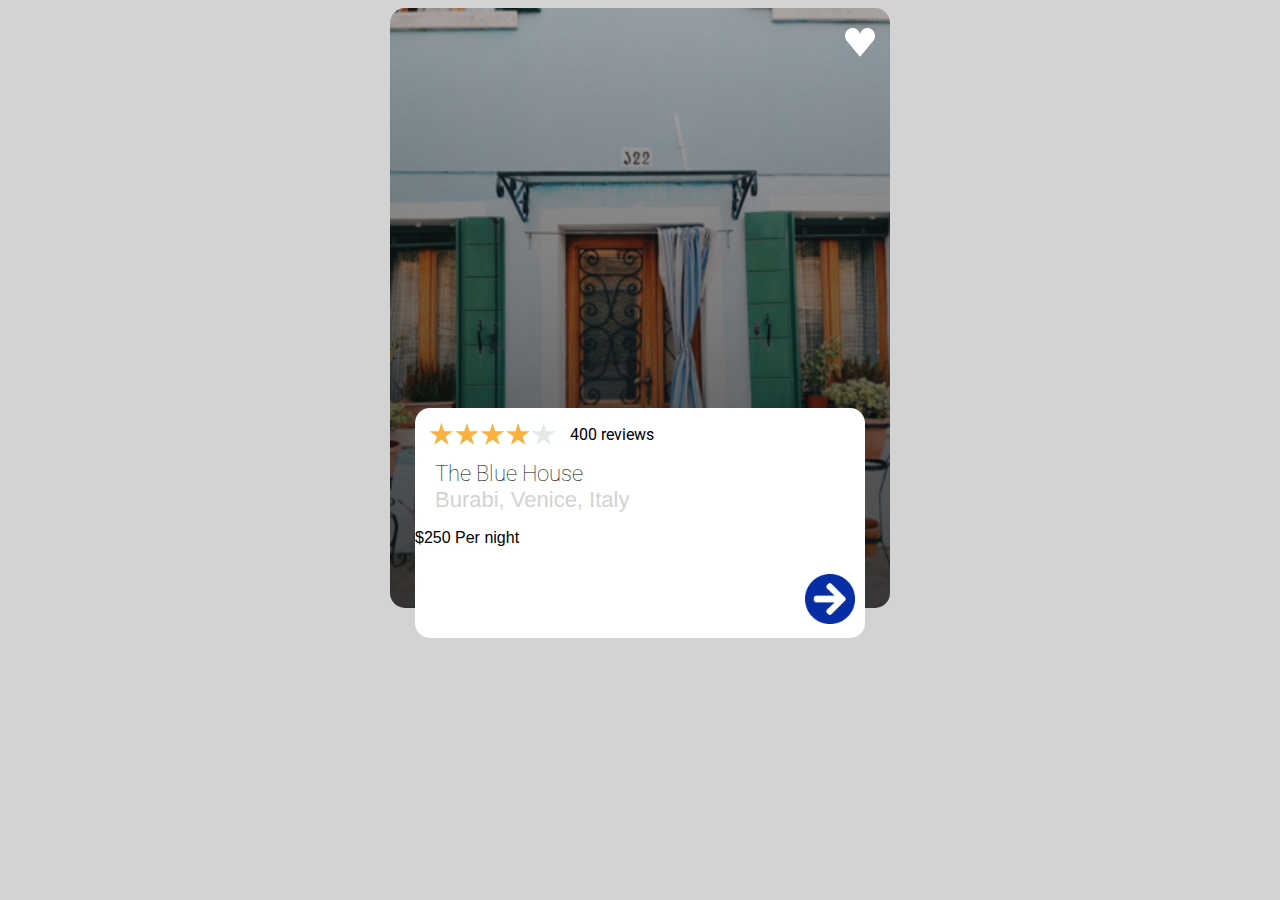
<file: index.html>
<!DOCTYPE html>
<html lang="en">
    <head>
        <meta charset="UTF-8" />
        <meta name="viewport" content="width=device-width, initial-scale=1.0" />
        <title>Card-Design</title>
        <link rel="stylesheet" type="text/css" href="cardstyle.css" />
    </head>

    <body>
        <div class="first-card">
            <div class="card__content">
                <div class="content__heart">
                    <img src="./ImageSource/icon-heart.svg" alt="white heart" />
                </div>

                <div class="content__introduce">
                    <div class="introduce__review">
                        <img
                            class="content__star"
                            src="ImageSource/Starrating.png"
                            alt="start view"
                        />
                        <span>400 reviews </span>
                    </div>
                    <h2 class="introduce__title">The Blue House</h2>
                    <p class="introduce__address">Burabi, Venice, Italy</p>
                    <p class="introduce__price">
                        $250 <span class="price__number">Per night</span>
                    </p>
                    <div class="content__arror">
                        <img
                            class="blue__arrow"
                            src="ImageSource/blue-arrow.png"
                            alt=""
                        />
                    </div>
                </div>
            </div>
        </div>
    </body>
</html>
</file>
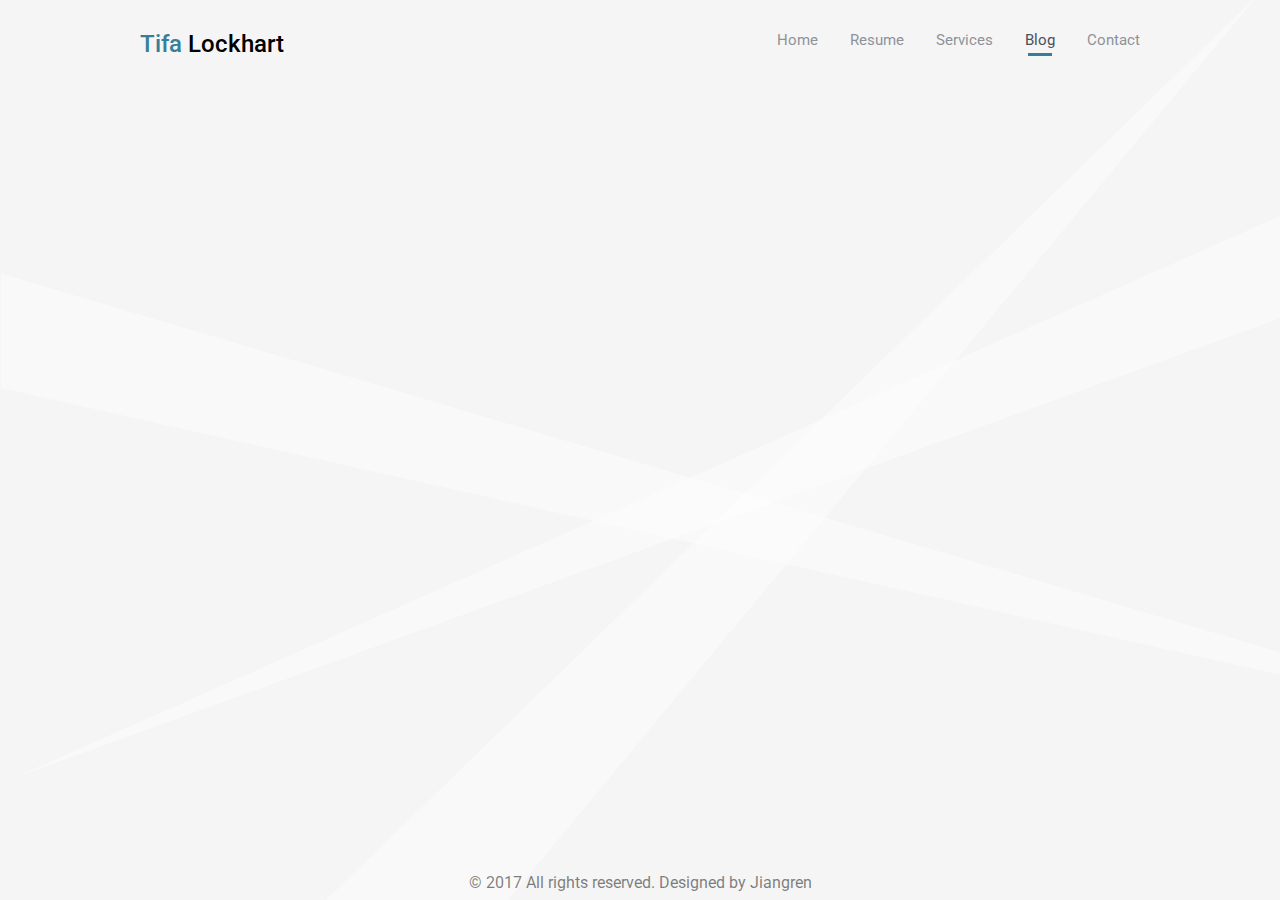
<file: project-one-master/index.html>
<!DOCTYPE html>
<html lang="en">
<head>
  <meta charset="UTF-8">
  <meta name="viewport" content="width=device-width, initial-scale=1.0">
  <title>Tifa Lockhart</title>
  <link href="https://fonts.googleapis.com/css2?family=Roboto:wght@300;400;500;700&display=swap" rel="stylesheet">
  <link rel="stylesheet" href="https://cdnjs.cloudflare.com/ajax/libs/font-awesome/5.13.0/css/all.min.css" />
  <link rel="stylesheet" href="./style.css">
  <link rel="stylesheet" href="https://cdnjs.cloudflare.com/ajax/libs/font-awesome/5.14.0/css/all.min.css" integrity="sha512-1PKOgIY59xJ8Co8+NE6FZ+LOAZKjy+KY8iq0G4B3CyeY6wYHN3yt9PW0XpSriVlkMXe40PTKnXrLnZ9+fkDaog==" crossorigin="anonymous" />
</head>
<body>
  <div class="main">
    <div class="container">
      <header class="nav">
        <div class="nav__left">
          <div class="logo">
            <span class="logo__highlight">Tifa</span>
            Lockhart
          </div>
        </div>
        <div class="nav__right">
          <div class="navbar">
            <a class="navbar__item" href="HOME">Home</a>
            <a class="navbar__item" href="RESUME">Resume</a>
            <a class="navbar__item" href="SERVICES">Services</a>
            <a class="navbar__item" href="BLOG">Blog</a>
            <a class="navbar__item" href="CONTACT">Contact</a>
          </div>
        </div>
      </header>
      <div class="pages">
        <div id="HOME" class="page">
          <div class="page__header homepage__header">
            <image class="homepage__avatar" src="./assets/avatar.png" alt="Avatar" />
            <div class="homepage__title">
              <h2 class="homepage__name">Tifa Lockhart</h2>
              <div class="homepage__position">Final Fantasy VII</div>
              <div class="homepage__socialMedias">
                <i class="fab fa-twitter homepage__socialMediaItem"></i>
                <i class="fab fa-facebook-f homepage__socialMediaItem"></i>
                <i class="fab fa-instagram homepage__socialMediaItem"></i>
              </div>
            </div>
          </div>
          <div class="page__content homepage__content">
            <div>
              <h3 class="homepage__aboutMeHeader">
                About
                <span class="homepage__aboutMeHeaderHighlight">Me</span>
              </h3>
              <div class="homepage__aboutMeContent">
                Bright and optimistic, Tifa always cheers up the others when they're down. But don't let her looks fool you, she can decimate almost any enemy with her fists...
              </div>
            </div>
            <table class="homepage__contact">
              <tr>
                <td>Age</td>
                <td>20</td>
              </tr>
              <tr>
                <td>Residence</td>
                <td>Gaia</td>
              </tr>
              <tr>
                <td>Address</td>
                <td>Level 3 / 57 Coronation Drive, Brisbane</td>
              </tr>
              <tr>
                <td>Email</td>
                <td>
                  <a href="mailto:info@jiangren.com.au">
                    info@jiangren.com.au
                  </a>
                </td>
              </tr>
              <tr>
                <td>Phone</td>
                <td>+0123 123 456 789</td>
              </tr>
            </table>
          </div>
        </div>
        <div id="RESUME" class="page">
          <div class="page__header">
            <h2 class="page__title">RESUME</h2>
          </div>
          <div class="page__content">
            <div class="resumePage__sub">
              <div>
                <h3 class="resumeSub__title">Education</h3>
                <div class="timelines">
                  <div class="timeline">
                    <h4 class="experience__title">Specialization Course</h4>
                    <div class="experience__meta">
                      <span class="experience__year">2010</span>
                      &nbsp;
                      <i class="experience__divider"></i>
                      &nbsp;
                      <spans class="experience__company">Apple Inc.</spans>
                    </div>
                    <div class="experience__description">
                      Mauris magna sapien, pharetra consectetur fringilla vitae, interdum sed tortor.
                    </div>
                  </div>
                  <div class="timeline">
                    <h4 class="experience__title">Specialization Course</h4>
                    <div class="experience__meta">
                      <span class="experience__year">2010</span>
                      &nbsp;
                      <i class="experience__divider"></i>
                      &nbsp;
                      <spans class="experience__company">Apple Inc.</spans>
                    </div>
                    <div class="experience__description">
                      Mauris magna sapien, pharetra consectetur fringilla vitae, interdum sed tortor.
                    </div>
                  </div>
                  <div class="timeline">
                    <h4 class="experience__title">Specialization Course</h4>
                    <div class="experience__meta">
                      <span class="experience__year">2010</span>
                      &nbsp;
                      <i class="experience__divider"></i>
                      &nbsp;
                      <spans class="experience__company">Apple Inc.</spans>
                    </div>
                    <div class="experience__description">
                      Mauris magna sapien, pharetra consectetur fringilla vitae, interdum sed tortor.
                    </div>
                  </div>  
                </div>
              </div>
              <div>
                <h3 class="resumeSub__title">Experience</h3>
                <div class="timelines">
                  <div class="timeline">
                    <h4 class="experience__title">Specialization Course</h4>
                    <div class="experience__meta">
                      <span class="experience__year">2010</span>
                      &nbsp;
                      <i class="experience__divider"></i>
                      &nbsp;
                      <spans class="experience__company">Apple Inc.</spans>
                    </div>
                    <div class="experience__description">
                      Mauris magna sapien, pharetra consectetur fringilla vitae, interdum sed tortor.
                    </div>
                  </div>
                  <div class="timeline">
                    <h4 class="experience__title">Specialization Course</h4>
                    <div class="experience__meta">
                      <span class="experience__year">2010</span>
                      &nbsp;
                      <i class="experience__divider"></i>
                      &nbsp;
                      <spans class="experience__company">Apple Inc.</spans>
                    </div>
                    <div class="experience__description">
                      Mauris magna sapien, pharetra consectetur fringilla vitae, interdum sed tortor.
                    </div>
                  </div>
                  <div class="timeline">
                    <h4 class="experience__title">Specialization Course</h4>
                    <div class="experience__meta">
                      <span class="experience__year">2010</span>
                      &nbsp;
                      <i class="experience__divider"></i>
                      &nbsp;
                      <spans class="experience__company">Apple Inc.</spans>
                    </div>
                    <div class="experience__description">
                      Mauris magna sapien, pharetra consectetur fringilla vitae, interdum sed tortor.
                    </div>
                  </div>  
                </div>
              </div>
            </div>
            <div class="resumePage__sub">
              <div>
                <h3 class="resumeSub__title">Design <span class="resumeSub__titleHighlight">Skills</span></h3>
                <div class="skill">
                  <h4 class="skill__title">Web Design</h4>
                  <div class="skill__level skill__level--webDesign"></div>
                </div>
                <div class="skill">
                  <h4 class="skill__title">Graphic Design</h4>
                  <div class="skill__level skill__level--graphicDesign"></div>
                </div>
                <div class="skill">
                  <h4 class="skill__title">Print Design</h4>
                  <div class="skill__level skill__level--printDesign"></div>
                </div>
              </div>
              <div>
                <h3 class="resumeSub__title">Coding <span class="resumeSub__titleHighlight">Skills</span></h3>
                <div class="skill">
                  <h4 class="skill__title">HTML Design</h4>
                  <div class="skill__level skill__level--htmlDesign"></div>
                </div>
                <div class="skill">
                  <h4 class="skill__title">CSS Design</h4>
                  <div class="skill__level skill__level--cssDesign"></div>
                </div>
                <div class="skill">
                  <h4 class="skill__title">JavaScript Design</h4>
                  <div class="skill__level skill__level--jsDesign"></div>
                </div>
              </div>
            </div>
          </div>
        </div>
        <div id="SERVICES" class="page">
          <div class="page__header">
            <h2 class="page__title">Services</h2>
          </div>
          <div class="page__content">
            <div class="servicesPage__services">
              <h3 class="services__title">
                My
                <span class="services__titleHightLight">Services</span>
              </h3>
              <div class="services">
                <div class="serviceItem">
                  <div class="serviceItem__imageContainer">
                    <img alt="HTML5" src="./assets/html5.png" class="serviceItem__image"></img>
                  </div>
                  <h4 class="serviceItem__name">HTML5</h4>
                  <div class="serviceItem__description">Hypertext Markup Language (HTML) is the standard markup language for documents designed to be displayed in a web browser.</div>
                </div>
                <div class="serviceItem">
                  <div class="serviceItem__imageContainer">
                    <img alt="CSS3" src="./assets/css3.png" class="serviceItem__image"></img>
                  </div>
                  <h4 class="serviceItem__name">CSS3</h4>
                  <div class="serviceItem__description">Cascading Style Sheets (CSS) is a style sheet language used for describing the presentation of a document written in a markup language like HTML.</div>
                </div>
                <div class="serviceItem">
                  <div class="serviceItem__imageContainer">
                    <img alt="JavaScript" src="./assets/js.png" class="serviceItem__image"></img>
                  </div>
                  <h4 class="serviceItem__name">JavaScript</h4>
                  <div class="serviceItem__description">JavaScript often abbreviated as JS, is a programming language that conforms to the ECMAScript specification.</div>
                </div>
              </div>
            </div>
            <div class="servicesPage__clients">
              <h3 class="services__title">
                Clients
              </h3>
              <div class="clients">
                <img alt="REA Group" src="./assets/rea.png" class="clientItem"></img>
                <img alt="carsales.com.au" src="./assets/carsales.svg" class="clientItem"></img>
                <img alt="Seek" src="./assets/seek.png" class="clientItem"></img>
              </div>
            </div>
          </div>
        </div>
        <div id="BLOG" class="page"></div>
        <div id="CONTACT" class="page"></div>
      </div>
      <footer class="footer">
        © 2017 All rights reserved. Designed by Jiangren
      </footer>
    </div>
  </div>
  <script src="./main.js"></script>
</body>
</html>
</file>
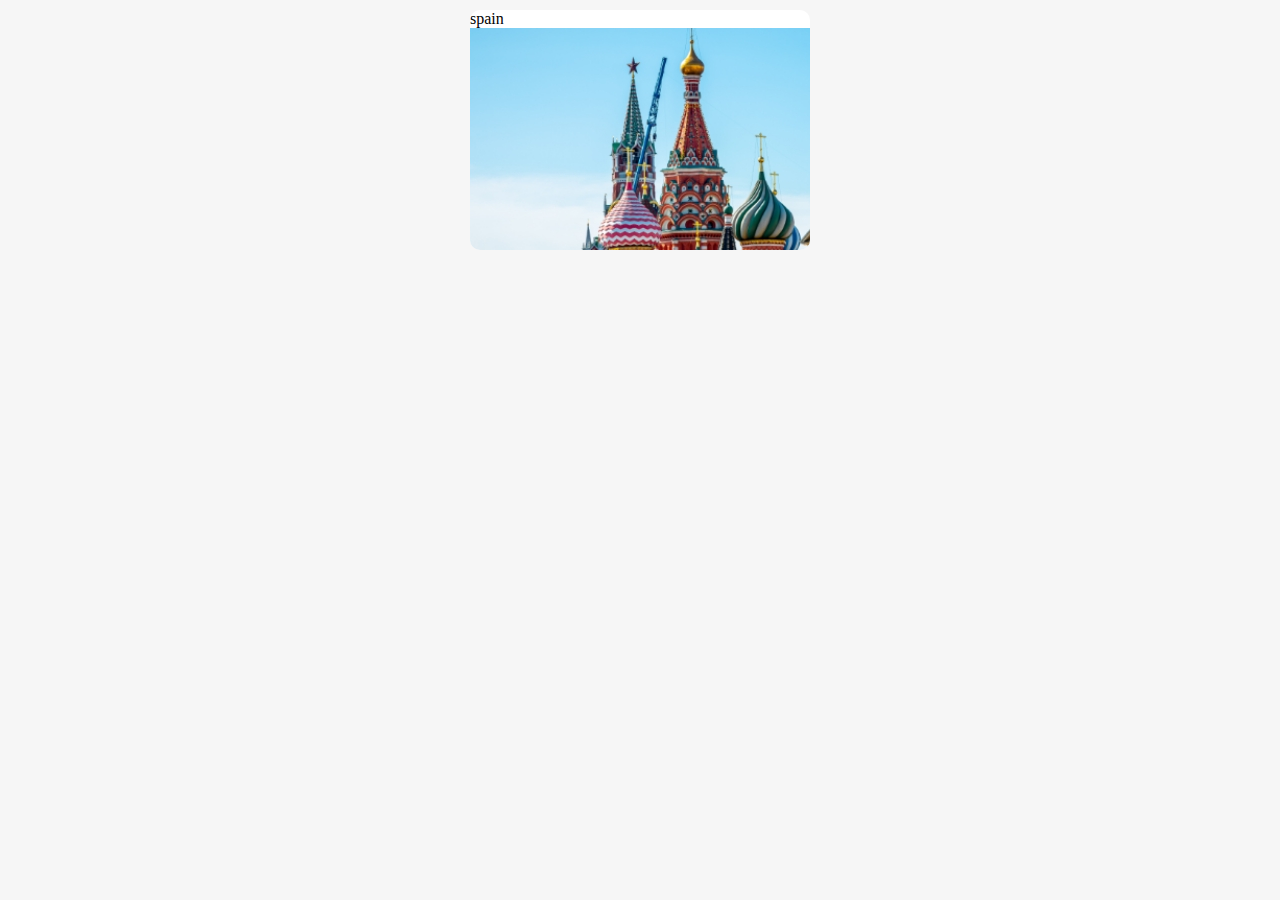
<file: secondAssignment/index.html>
<!DOCTYPE html>
<html lang="en">
<head>
    <meta charset="UTF-8">
    <meta name="viewport" content="width=device-width, initial-scale=1.0">
    <title>secondAssignment</title>
    <link rel="stylesheet" href="css/style.css">
    
</head>
<body>
    <section id="cards">
        <div id="card-container">
            <div class="card card-1 card--height-short">
                <div class="tag tag--theme-blue tag--align-right">spain</div>
                <img src="image/accommodation-2.jpg" alt="" class="content__img">
                <div class="content__text">
                    <div>
                        <h2>Toledo,Spain</h2>
                        <p>Also known as the Imperial City</p>
                    </div>
                    <svg
                    t="1608012296564"
                    class="icon-heart icon--click-clickable"
                    viewBox="0 0 1024 1024"
                    version="1.1"
                    xmlns="http://www.w3.org/2000/svg"
                    p-id="1125"
                    width="10"
                    height="10"
                >
                    <path
                        d="M843.196121 493.466901L512.63445 835.227636 182.333722 495.811296a189.17964 189.17964 0 0 1-42.591028-119.620401c0-103.553471 83.466993-187.841156 185.979762-187.841156 62.483076 0.045025 120.732735 31.579229 154.922419 83.879386l31.057343 47.051619 31.057343-47.051619c34.213219-52.277644 92.450598-83.811848 154.922419-83.879386 102.547561 0 185.979762 84.287685 185.979761 187.841156 0.001023 43.62866-15.10093 86.1061-40.46562 117.276006M697.683003 113.959471a258.907725 258.907725 0 0 0-185.979762 78.70248 258.794138 258.794138 0 0 0-185.979762-78.70248c-143.577023 0-260.370029 117.649514-260.370029 262.231424 0 60.775178 21.125133 119.994931 61.558008 169.168887L459.294614 887.079584a72.54627 72.54627 0 0 0 52.408627 22.277376c19.900236 0 38.497802-7.92346 52.449559-22.24156l334.466608-344.138898a263.599583 263.599583 0 0 0 59.434647-166.784584c-0.001023-144.582933-116.793006-262.232446-260.371052-262.232447"
                        p-id="1126"
                        fill="#cdcdcd"
                    ></path>
                </svg>
                </div>
            </div>
        </div>
    </section>
</body>
</html>
</file>
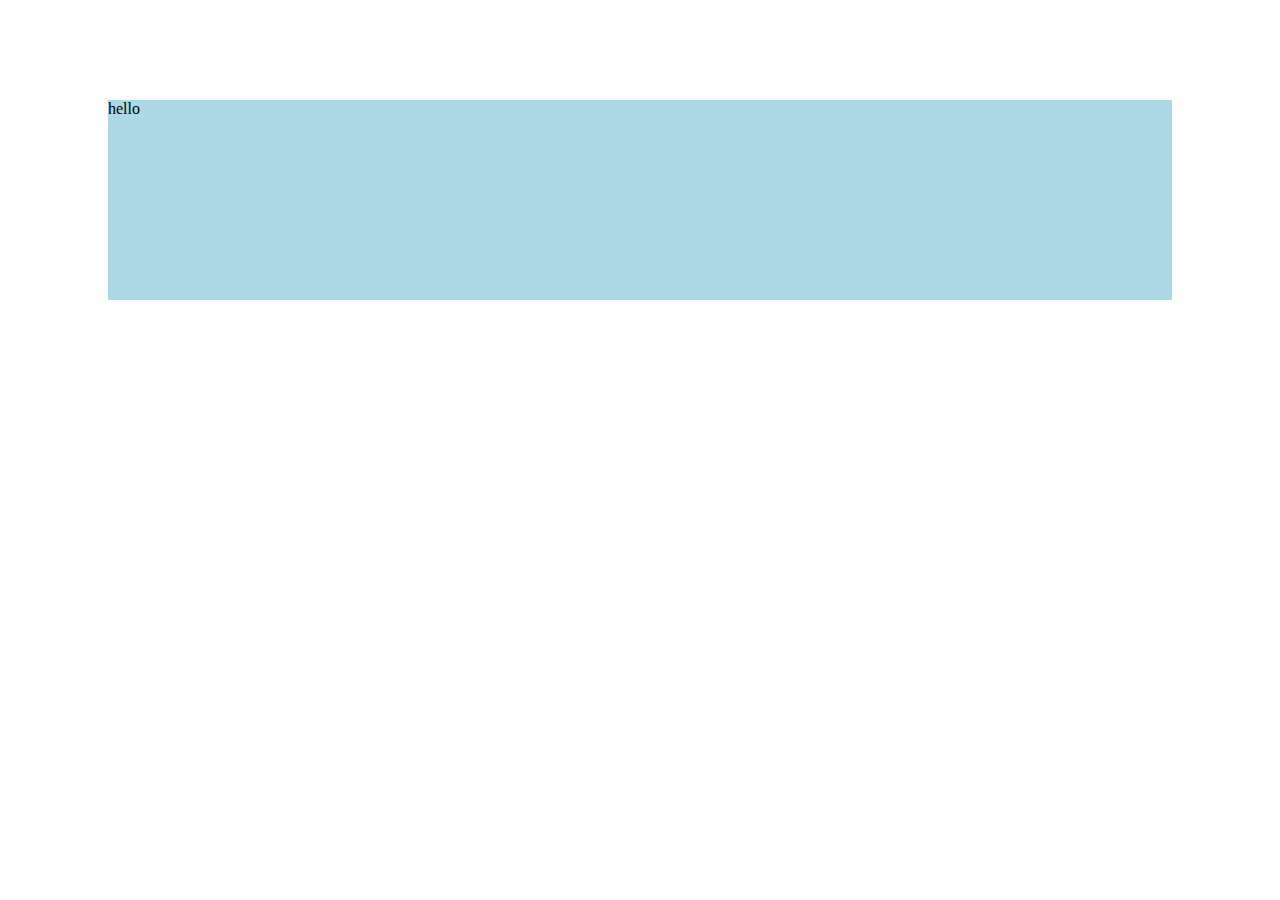
<file: test/index.html>
<!DOCTYPE html>
<html lang="en">
<head>
    <meta charset="UTF-8">
    <meta name="viewport" content="width=device-width, initial-scale=1.0">
    <link rel="stylesheet" href="style.css">
    <title>Document</title>
</head>
<body>
    <div class="card">
        hello
    </div>
</body>
</html>
</file>
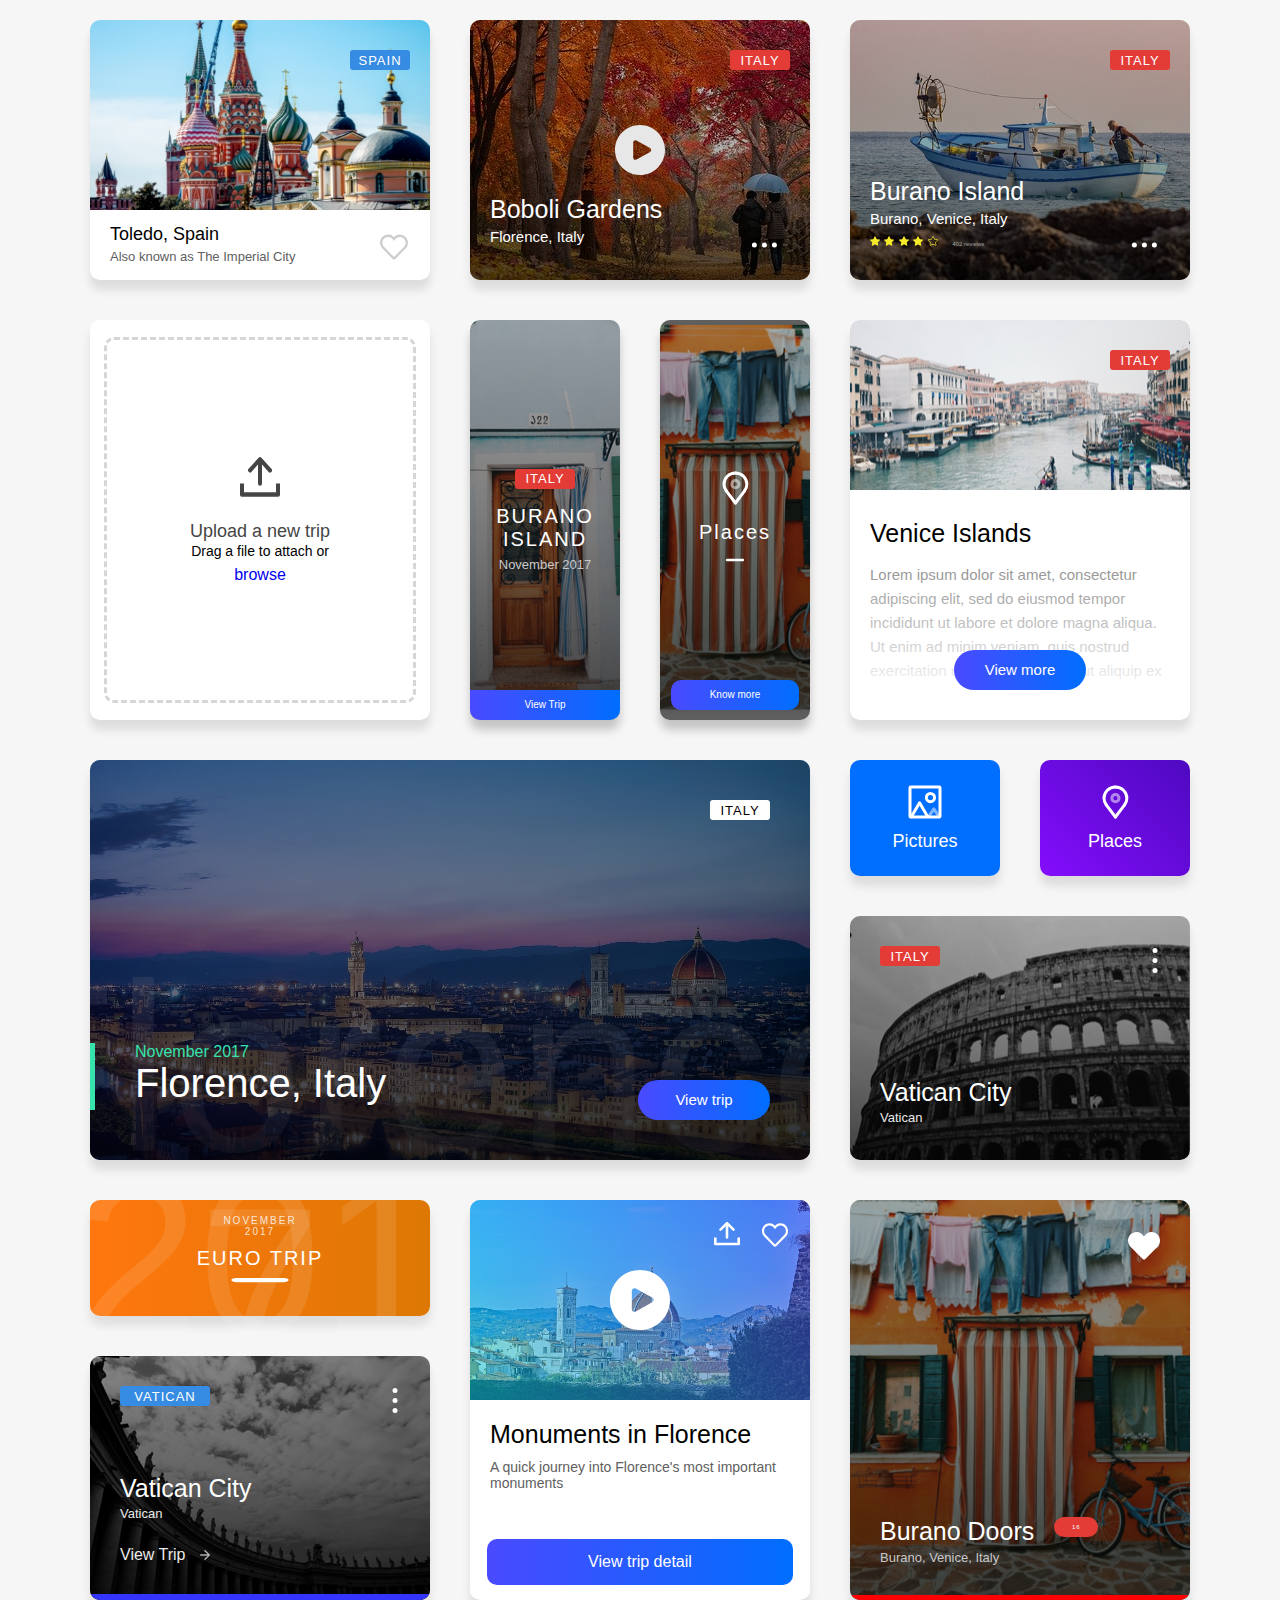
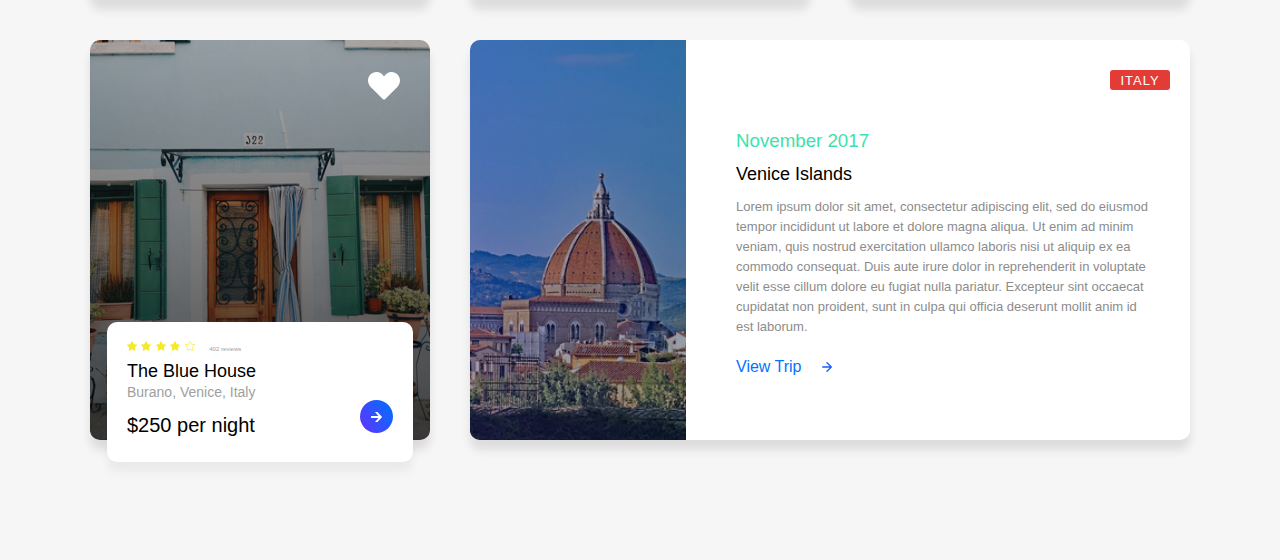
<file: 02-sass-Chaokai Lai(3)/02-sass/index.html>
<!DOCTYPE html>
<html lang="en">
    <head>
        <meta charset="UTF-8" />
        <link rel="stylesheet" href="css/style.css" />
        <title>Title</title>
    </head>
    <body>
        <section id="cards">
            <div id="card-container">
                <div class="card card-1 card--height-short">
                    <div class="tag tag--theme-blue tag--align-right">
                        spain
                    </div>
                    <img
                        class="content__img"
                        src="Card%20Design/accommodation-2.jpg"
                        alt="building"
                    />
                    <div class="content__text">
                        <div>
                            <h2>Toledo, Spain</h2>
                            <p>Also known as The Imperial City</p>
                        </div>
                        <svg
                            t="1608012296564"
                            class="icon-heart icon--click-clickable"
                            viewBox="0 0 1024 1024"
                            version="1.1"
                            xmlns="http://www.w3.org/2000/svg"
                            p-id="1125"
                            width="10"
                            height="10"
                        >
                            <path
                                d="M843.196121 493.466901L512.63445 835.227636 182.333722 495.811296a189.17964 189.17964 0 0 1-42.591028-119.620401c0-103.553471 83.466993-187.841156 185.979762-187.841156 62.483076 0.045025 120.732735 31.579229 154.922419 83.879386l31.057343 47.051619 31.057343-47.051619c34.213219-52.277644 92.450598-83.811848 154.922419-83.879386 102.547561 0 185.979762 84.287685 185.979761 187.841156 0.001023 43.62866-15.10093 86.1061-40.46562 117.276006M697.683003 113.959471a258.907725 258.907725 0 0 0-185.979762 78.70248 258.794138 258.794138 0 0 0-185.979762-78.70248c-143.577023 0-260.370029 117.649514-260.370029 262.231424 0 60.775178 21.125133 119.994931 61.558008 169.168887L459.294614 887.079584a72.54627 72.54627 0 0 0 52.408627 22.277376c19.900236 0 38.497802-7.92346 52.449559-22.24156l334.466608-344.138898a263.599583 263.599583 0 0 0 59.434647-166.784584c-0.001023-144.582933-116.793006-262.232446-260.371052-262.232447"
                                p-id="1126"
                                fill="#cdcdcd"
                            ></path>
                        </svg>
                    </div>
                </div>

                <div class="card card-2 card--height-short">
                    <div class="mask mask--color-black"></div>
                    <div class="no-mask">
                        <div class="tag tag--theme-red tag--align-right">
                            italy
                        </div>
                        <svg
                            t="1608012448410"
                            class="icon-player"
                            viewBox="0 0 1024 1024"
                            version="1.1"
                            xmlns="http://www.w3.org/2000/svg"
                            p-id="2521"
                            width="10"
                            height="10"
                        >
                            <path
                                d="M512 1024C229.124904 1024 0 794.875096 0 512S229.124904 0 512 0 1024 229.124904 1024 512c0 135.748659-53.750192 266.004598-149.872797 362.127203-96.122605 96.122605-226.378544 149.872797-362.127203 149.872797z m206.761686-553.195402l-278.951724-155.365518c-6.669732-2.74636-13.731801-4.708046-20.79387-5.100383-25.894253 0-46.688123 20.79387-46.688123 46.688123V666.580843c1.569349 60.419923 49.042146 49.042146 68.659004 39.626054l279.344061-155.757855c13.339464-8.631418 21.578544-23.147893 21.578545-39.233716-0.784674-16.478161-9.416092-31.386973-23.147893-40.410728z m0 0"
                                p-id="2522"
                            ></path>
                        </svg>
                        <div
                            class="content__text content__text--color-white content__text--size-big content__text--position-bottom"
                        >
                            <h2>Boboli Gardens</h2>
                            <p>Florence, Italy</p>
                        </div>
                        <svg
                            t="1607969325223"
                            class="icon-more icon-more--position-bottom icon--click-clickable"
                            viewBox="0 0 1024 1024"
                            version="1.1"
                            xmlns="http://www.w3.org/2000/svg"
                            p-id="1245"
                            width="10"
                            height="10"
                        >
                            <path
                                d="M149.333333 512m-85.333333 0a85.333333 85.333333 0 1 0 170.666667 0 85.333333 85.333333 0 1 0-170.666667 0Z"
                                p-id="1246"
                                fill="#ffffff"
                            ></path>
                            <path
                                d="M490.666667 512m-85.333334 0a85.333333 85.333333 0 1 0 170.666667 0 85.333333 85.333333 0 1 0-170.666667 0Z"
                                p-id="1247"
                                fill="#ffffff"
                            ></path>
                            <path
                                d="M832 512m-85.333333 0a85.333333 85.333333 0 1 0 170.666666 0 85.333333 85.333333 0 1 0-170.666666 0Z"
                                p-id="1248"
                                fill="#ffffff"
                            ></path>
                        </svg>
                    </div>
                </div>

                <div class="card card-3 card--height-short img--bg">
                    <div class="mask mask--color-black"></div>
                    <div class="no-mask">
                        <div class="tag tag--theme-red tag--align-right">
                            italy
                        </div>
                        <div
                            class="content__text content__text--color-white content__text--size-big content__text--position-bottom"
                        >
                            <h2>Burano Island</h2>
                            <p>Burano, Venice, Italy</p>
                            <svg
                                t="1607970337949"
                                class="icon-start"
                                viewBox="0 0 1024 1024"
                                version="1.1"
                                xmlns="http://www.w3.org/2000/svg"
                                p-id="3415"
                                width="10"
                                height="10"
                            >
                                <path
                                    d="M784.53614 1002.2l-243-125.4c-15.7-7.8-31.4-7.8-47 0l-243 125.4c-39.2 15.7-78.4-15.7-70.5-54.9l47-266.5c0-15.7 0-31.4-15.7-47l-196-188.1c-31.4-31.4-15.7-78.4 31.4-86.2l266.5-39.2c15.7 0 31.4-15.7 39.2-31.3L471.03614 46c15.7-39.2 70.5-39.2 86.2 0l117.6 243c7.8 15.7 23.5 23.5 39.2 31.3l266.5 39.2c39.2 7.8 54.9 54.9 31.4 86.2l-196 188.1c-15.7 7.8-15.7 31.4-15.7 47l47 266.5c15.7 39.3-23.5 70.6-62.7 54.9z m0 0"
                                    p-id="3416"
                                    fill="#f4ea2a"
                                ></path>
                            </svg>
                            <svg
                                t="1607970337949"
                                class="icon-start"
                                viewBox="0 0 1024 1024"
                                version="1.1"
                                xmlns="http://www.w3.org/2000/svg"
                                p-id="3415"
                                width="10"
                                height="10"
                            >
                                <path
                                    d="M784.53614 1002.2l-243-125.4c-15.7-7.8-31.4-7.8-47 0l-243 125.4c-39.2 15.7-78.4-15.7-70.5-54.9l47-266.5c0-15.7 0-31.4-15.7-47l-196-188.1c-31.4-31.4-15.7-78.4 31.4-86.2l266.5-39.2c15.7 0 31.4-15.7 39.2-31.3L471.03614 46c15.7-39.2 70.5-39.2 86.2 0l117.6 243c7.8 15.7 23.5 23.5 39.2 31.3l266.5 39.2c39.2 7.8 54.9 54.9 31.4 86.2l-196 188.1c-15.7 7.8-15.7 31.4-15.7 47l47 266.5c15.7 39.3-23.5 70.6-62.7 54.9z m0 0"
                                    p-id="3416"
                                    fill="#f4ea2a"
                                ></path>
                            </svg>
                            <svg
                                t="1607970337949"
                                class="icon-start"
                                viewBox="0 0 1024 1024"
                                version="1.1"
                                xmlns="http://www.w3.org/2000/svg"
                                p-id="3415"
                                width="10"
                                height="10"
                            >
                                <path
                                    d="M784.53614 1002.2l-243-125.4c-15.7-7.8-31.4-7.8-47 0l-243 125.4c-39.2 15.7-78.4-15.7-70.5-54.9l47-266.5c0-15.7 0-31.4-15.7-47l-196-188.1c-31.4-31.4-15.7-78.4 31.4-86.2l266.5-39.2c15.7 0 31.4-15.7 39.2-31.3L471.03614 46c15.7-39.2 70.5-39.2 86.2 0l117.6 243c7.8 15.7 23.5 23.5 39.2 31.3l266.5 39.2c39.2 7.8 54.9 54.9 31.4 86.2l-196 188.1c-15.7 7.8-15.7 31.4-15.7 47l47 266.5c15.7 39.3-23.5 70.6-62.7 54.9z m0 0"
                                    p-id="3416"
                                    fill="#f4ea2a"
                                ></path>
                            </svg>
                            <svg
                                t="1607970337949"
                                class="icon-start"
                                viewBox="0 0 1024 1024"
                                version="1.1"
                                xmlns="http://www.w3.org/2000/svg"
                                p-id="3415"
                                width="10"
                                height="10"
                            >
                                <path
                                    d="M784.53614 1002.2l-243-125.4c-15.7-7.8-31.4-7.8-47 0l-243 125.4c-39.2 15.7-78.4-15.7-70.5-54.9l47-266.5c0-15.7 0-31.4-15.7-47l-196-188.1c-31.4-31.4-15.7-78.4 31.4-86.2l266.5-39.2c15.7 0 31.4-15.7 39.2-31.3L471.03614 46c15.7-39.2 70.5-39.2 86.2 0l117.6 243c7.8 15.7 23.5 23.5 39.2 31.3l266.5 39.2c39.2 7.8 54.9 54.9 31.4 86.2l-196 188.1c-15.7 7.8-15.7 31.4-15.7 47l47 266.5c15.7 39.3-23.5 70.6-62.7 54.9z m0 0"
                                    p-id="3416"
                                    fill="#f4ea2a"
                                ></path>
                            </svg>
                            <svg
                                t="1607970776249"
                                class="icon-start"
                                viewBox="0 0 1077 1024"
                                version="1.1"
                                xmlns="http://www.w3.org/2000/svg"
                                p-id="4785"
                                width="10"
                                height="10"
                            >
                                <path
                                    d="M299.115789 1007.831579c-37.726316 21.557895-86.231579 5.389474-107.789473-32.336842-8.084211-16.168421-10.778947-32.336842-8.084211-51.2l45.810527-264.084211-194.021053-188.631579c-32.336842-29.642105-32.336842-80.842105-2.694737-113.178947 13.473684-13.473684 29.642105-21.557895 45.810526-24.252632l269.473685-37.726315 121.263158-242.526316C487.747368 13.473684 536.252632-2.694737 573.978947 18.863158c16.168421 8.084211 26.947368 21.557895 35.031579 35.031579l121.263158 242.526316 269.473684 37.726315c43.115789 5.389474 72.757895 45.810526 67.368421 88.926316-2.694737 16.168421-10.778947 32.336842-24.252631 45.810527l-194.021053 188.631578 45.810527 264.084211c8.084211 43.115789-21.557895 83.536842-64.673685 91.621053-16.168421 2.694737-35.031579 0-51.2-8.084211L538.947368 883.873684l-239.831579 123.957895zM808.421053 951.242105c2.694737 2.694737 5.389474 2.694737 8.08421 2.694737 8.084211-2.694737 13.473684-8.084211 10.778948-16.168421l-51.2-299.115789 218.273684-210.189474c2.694737-2.694737 2.694737-5.389474 5.389473-8.084211 0-8.084211-5.389474-16.168421-13.473684-16.168421l-301.810526-43.115789-134.736842-272.168421c-2.694737-2.694737-2.694737-5.389474-5.389474-5.389474-8.084211-2.694737-16.168421 0-18.863158 5.389474l-134.736842 272.168421-301.810526 40.421052c-2.694737 0-8.084211 0-8.084211 2.694737-5.389474 5.389474-5.389474 16.168421 0 21.557895l218.273684 210.189474-51.2 299.115789c0 2.694737 0 5.389474 2.694737 8.084211 2.694737 8.084211 13.473684 10.778947 18.863158 5.389473L538.947368 808.421053l269.473685 142.821052z"
                                    p-id="4786"
                                    fill="#f4ea2a"
                                ></path>
                            </svg>
                            <span>402 reviews</span>
                        </div>
                        <svg
                            t="1607969325223"
                            class="icon-more icon-more--position-bottom icon--click-clickable"
                            viewBox="0 0 1024 1024"
                            version="1.1"
                            xmlns="http://www.w3.org/2000/svg"
                            p-id="1245"
                            width="10"
                            height="10"
                        >
                            <path
                                d="M149.333333 512m-85.333333 0a85.333333 85.333333 0 1 0 170.666667 0 85.333333 85.333333 0 1 0-170.666667 0Z"
                                p-id="1246"
                                fill="#ffffff"
                            ></path>
                            <path
                                d="M490.666667 512m-85.333334 0a85.333333 85.333333 0 1 0 170.666667 0 85.333333 85.333333 0 1 0-170.666667 0Z"
                                p-id="1247"
                                fill="#ffffff"
                            ></path>
                            <path
                                d="M832 512m-85.333333 0a85.333333 85.333333 0 1 0 170.666666 0 85.333333 85.333333 0 1 0-170.666666 0Z"
                                p-id="1248"
                                fill="#ffffff"
                            ></path>
                        </svg>
                    </div>
                </div>

                <div class="card card-4 card--height-short">
                    <div class="content">
                        <svg
                            t="1607971140465"
                            class="icon-upload"
                            viewBox="0 0 1024 1024"
                            version="1.1"
                            xmlns="http://www.w3.org/2000/svg"
                            p-id="6297"
                            width="10"
                            height="10"
                        >
                            <path
                                d="M972.894354 994.742857H51.294354a48.347429 48.347429 0 0 1-51.2-51.2V687.542857h102.4v204.8h819.2V687.542857H1024.094354v256a48.347429 48.347429 0 0 1-51.2 51.2z m-168.96-650.24l-256-256a49.517714 49.517714 0 0 0-71.68 0l-256 256a50.688 50.688 0 0 0 71.68 71.68L460.894354 247.222857V687.542857a51.2 51.2 0 0 0 102.4 0V247.222857l168.96 168.96a49.078857 49.078857 0 0 0 51.2 15.36 61.878857 61.878857 0 0 0 35.84-35.84 46.372571 46.372571 0 0 0-15.36-51.2z m0 0"
                                p-id="6298"
                            ></path>
                        </svg>
                        <h2>Upload a new trip</h2>
                        <p>Drag a file to attach or</p>
                        <a href="###">browse</a>
                    </div>
                </div>

                <div class="card card-5 card--height-short">
                    <div class="card-5__item img--bg">
                        <div class="tag tag--theme-red">italy</div>
                        <h2>BURANO ISLAND</h2>
                        <p>November 2017</p>
                        <button>View Trip</button>
                    </div>
                    <div class="card-5__item img--bg">
                        <img src="./Card%20Design/Icon-place.svg" alt="place" />
                        <h2>Places</h2>
                        <svg
                            t="1607972731968"
                            class="icon-line"
                            viewBox="0 0 1024 1024"
                            version="1.1"
                            xmlns="http://www.w3.org/2000/svg"
                            p-id="7072"
                            width="10"
                            height="10"
                        >
                            <path
                                d="M704 556.8H320c-23.467 0-42.667-19.2-42.667-42.667s19.2-42.666 42.667-42.666h384c23.467 0 42.667 19.2 42.667 42.666S727.467 556.8 704 556.8z"
                                p-id="7073"
                                fill="#ffffff"
                            ></path>
                        </svg>
                        <button>Know more</button>
                    </div>
                </div>

                <div class="card card-6 card--height-high">
                    <div class="tag tag--theme-red tag--align-right">italy</div>
                    <img
                        class="content__img"
                        src="Card%20Design/bg-3.png"
                        alt="building"
                    />

                    <div class="content__text">
                        <h2>Venice Islands</h2>
                        <div class="mask mask--color-white"></div>
                        <p>
                            Lorem ipsum dolor sit amet, consectetur adipiscing
                            elit, sed do eiusmod tempor incididunt ut labore et
                            dolore magna aliqua. Ut enim ad minim veniam, quis
                            nostrud exercitation ullamco laboris nisi ut aliquip
                            ex ea commodo consequat. Duis aute irure dolor in
                            reprehenderit in voluptate velit esse cillum dolore
                            eu fugiat nulla pariatur. Excepteur sint occaecat
                            cupidatat non proident, sunt in culpa qui officia
                            deserunt mollit anim id est laborum.
                        </p>
                    </div>
                    <button>View more</button>
                </div>

                <div class="card card-7 card--height-high">
                    <div class="mask mask--color-blue"></div>
                    <div class="mask mask--color-black"></div>
                    <p class="text-bg">Florence</p>
                    <div class="no-mask">
                        <div class="tag tag--theme-white tag--align-right">
                            italy
                        </div>
                        <div class="content__text">
                            <h3>November 2017</h3>
                            <h2>Florence, Italy</h2>
                        </div>
                        <button>View trip</button>
                    </div>
                </div>

                <div class="card card-8 card--height-high">
                    <div class="card-8__two-icons">
                        <div class="card-8__two-icons__1">
                            <img
                                src="Card%20Design/icon-pic.svg"
                                alt="picture"
                            />
                            <h2>Pictures</h2>
                        </div>
                        <div class="card-8__two-icons__2">
                            <img
                                src="Card%20Design/Icon-place.svg"
                                alt="picture"
                            />
                            <h2>Places</h2>
                        </div>
                    </div>

                    <div class="card-8__card img--bg">
                        <!--                    <div class="mask mask&#45;&#45;color-black"></div>-->
                        <div class="no-mask">
                            <svg
                                t="1607969325223"
                                class="icon-more icon-more--position-top icon--click-clickable"
                                viewBox="0 0 1024 1024"
                                version="1.1"
                                xmlns="http://www.w3.org/2000/svg"
                                p-id="1245"
                                width="10"
                                height="10"
                            >
                                <path
                                    d="M149.333333 512m-85.333333 0a85.333333 85.333333 0 1 0 170.666667 0 85.333333 85.333333 0 1 0-170.666667 0Z"
                                    p-id="1246"
                                    fill="#ffffff"
                                ></path>
                                <path
                                    d="M490.666667 512m-85.333334 0a85.333333 85.333333 0 1 0 170.666667 0 85.333333 85.333333 0 1 0-170.666667 0Z"
                                    p-id="1247"
                                    fill="#ffffff"
                                ></path>
                                <path
                                    d="M832 512m-85.333333 0a85.333333 85.333333 0 1 0 170.666666 0 85.333333 85.333333 0 1 0-170.666666 0Z"
                                    p-id="1248"
                                    fill="#ffffff"
                                ></path>
                            </svg>
                            <div class="tag tag--align-left tag--theme-red">
                                italy
                            </div>
                            <div class="content__text">
                                <h2>Vatican City</h2>
                                <p>Vatican</p>
                            </div>
                        </div>
                    </div>
                </div>

                <div class="card card-9 card--height-high">
                    <div class="card-9__banner">
                        <h3>NOVEMBER<br />2017</h3>
                        <h2>EURO TRIP</h2>
                        <svg
                            t="1607972731968"
                            class="icon-line"
                            viewBox="0 0 1024 1024"
                            version="1.1"
                            xmlns="http://www.w3.org/2000/svg"
                            p-id="7072"
                            width="10"
                            height="10"
                        >
                            <path
                                d="M704 556.8H320c-23.467 0-42.667-19.2-42.667-42.667s19.2-42.666 42.667-42.666h384c23.467 0 42.667 19.2 42.667 42.666S727.467 556.8 704 556.8z"
                                p-id="7073"
                                fill="#ffffff"
                            ></path>
                        </svg>
                        <p class="text-bg">201</p>
                        <p class="text-bg">7</p>
                    </div>

                    <div class="card-9__card">
                        <div class="mask mask--color-black"></div>
                        <div class="container--border-bottom no-mask">
                            <svg
                                t="1607969325223"
                                class="icon-more icon-more--position-top icon--click-clickable"
                                viewBox="0 0 1024 1024"
                                version="1.1"
                                xmlns="http://www.w3.org/2000/svg"
                                p-id="1245"
                                width="10"
                                height="10"
                            >
                                <path
                                    d="M149.333333 512m-85.333333 0a85.333333 85.333333 0 1 0 170.666667 0 85.333333 85.333333 0 1 0-170.666667 0Z"
                                    p-id="1246"
                                    fill="#ffffff"
                                ></path>
                                <path
                                    d="M490.666667 512m-85.333334 0a85.333333 85.333333 0 1 0 170.666667 0 85.333333 85.333333 0 1 0-170.666667 0Z"
                                    p-id="1247"
                                    fill="#ffffff"
                                ></path>
                                <path
                                    d="M832 512m-85.333333 0a85.333333 85.333333 0 1 0 170.666666 0 85.333333 85.333333 0 1 0-170.666666 0Z"
                                    p-id="1248"
                                    fill="#ffffff"
                                ></path>
                            </svg>
                            <div class="tag tag--align-left tag--theme-blue">
                                vatican
                            </div>
                            <div class="content__text">
                                <h2>Vatican City</h2>
                                <p>Vatican</p>
                                <a href="###"
                                    >View Trip
                                    <span>
                                        <svg
                                            t="1608030716742"
                                            class="icon-arrow"
                                            viewBox="0 0 1024 1024"
                                            version="1.1"
                                            xmlns="http://www.w3.org/2000/svg"
                                            p-id="7851"
                                            width="10"
                                            height="10"
                                        >
                                            <path
                                                d="M780.67712 581.36576H70.92224A71.12704 71.12704 0 0 1 0 510.44352a71.12704 71.12704 0 0 1 70.92224-70.92224h709.67296L461.9264 121.01632c-27.50464-27.70944-27.50464-72.9088 0-100.41344 27.68896-27.46368 72.9088-27.46368 100.39296 0l389.4272 389.44768 47.65696 47.63648 4.87424 4.89472c11.53024 12.61568 18.39104 29.24544 18.39104 47.63648 0.2048 18.6368-6.8608 35.69664-18.61632 48.3328l-3.9936 3.9936-48.3328 48.31232-389.40672 389.4272a70.9632 70.9632 0 0 1-100.18816 0.2048c-27.48416-27.68896-27.48416-72.9088 0-100.39296l318.54592-318.73024z"
                                                fill="#C1C1C1"
                                                opacity=".9"
                                                p-id="7852"
                                            ></path>
                                        </svg>
                                    </span>
                                </a>
                            </div>
                        </div>
                    </div>
                </div>

                <div class="card card-10 card--height-high">
                    <div class="img-container">
                        <div class="mask mask--color-blue"></div>
                        <div class="img--bg"></div>
                        <div class="no-mask icon-container">
                            <div class="icon-container--right">
                                <svg
                                    t="1607971140465"
                                    class="icon icon-upload"
                                    viewBox="0 0 1024 1024"
                                    version="1.1"
                                    xmlns="http://www.w3.org/2000/svg"
                                    p-id="6297"
                                    width="26"
                                    height="26"
                                >
                                    <path
                                        d="M972.894354 994.742857H51.294354a48.347429 48.347429 0 0 1-51.2-51.2V687.542857h102.4v204.8h819.2V687.542857H1024.094354v256a48.347429 48.347429 0 0 1-51.2 51.2z m-168.96-650.24l-256-256a49.517714 49.517714 0 0 0-71.68 0l-256 256a50.688 50.688 0 0 0 71.68 71.68L460.894354 247.222857V687.542857a51.2 51.2 0 0 0 102.4 0V247.222857l168.96 168.96a49.078857 49.078857 0 0 0 51.2 15.36 61.878857 61.878857 0 0 0 35.84-35.84 46.372571 46.372571 0 0 0-15.36-51.2z m0 0"
                                        p-id="6298"
                                    ></path>
                                </svg>
                                <svg
                                    t="1608012296564"
                                    class="icon icon-heart icon--click-clickable"
                                    viewBox="0 0 1024 1024"
                                    version="1.1"
                                    xmlns="http://www.w3.org/2000/svg"
                                    p-id="1125"
                                    width="30"
                                    height="30"
                                >
                                    <path
                                        d="M843.196121 493.466901L512.63445 835.227636 182.333722 495.811296a189.17964 189.17964 0 0 1-42.591028-119.620401c0-103.553471 83.466993-187.841156 185.979762-187.841156 62.483076 0.045025 120.732735 31.579229 154.922419 83.879386l31.057343 47.051619 31.057343-47.051619c34.213219-52.277644 92.450598-83.811848 154.922419-83.879386 102.547561 0 185.979762 84.287685 185.979761 187.841156 0.001023 43.62866-15.10093 86.1061-40.46562 117.276006M697.683003 113.959471a258.907725 258.907725 0 0 0-185.979762 78.70248 258.794138 258.794138 0 0 0-185.979762-78.70248c-143.577023 0-260.370029 117.649514-260.370029 262.231424 0 60.775178 21.125133 119.994931 61.558008 169.168887L459.294614 887.079584a72.54627 72.54627 0 0 0 52.408627 22.277376c19.900236 0 38.497802-7.92346 52.449559-22.24156l334.466608-344.138898a263.599583 263.599583 0 0 0 59.434647-166.784584c-0.001023-144.582933-116.793006-262.232446-260.371052-262.232447"
                                        p-id="1126"
                                        fill="white"
                                    ></path>
                                </svg>
                            </div>
                            <div class="icon-container--center">
                                <svg
                                    t="1608012448410"
                                    class="icon-player"
                                    viewBox="0 0 1024 1024"
                                    version="1.1"
                                    xmlns="http://www.w3.org/2000/svg"
                                    p-id="2521"
                                    width="10"
                                    height="10"
                                >
                                    <path
                                        d="M512 1024C229.124904 1024 0 794.875096 0 512S229.124904 0 512 0 1024 229.124904 1024 512c0 135.748659-53.750192 266.004598-149.872797 362.127203-96.122605 96.122605-226.378544 149.872797-362.127203 149.872797z m206.761686-553.195402l-278.951724-155.365518c-6.669732-2.74636-13.731801-4.708046-20.79387-5.100383-25.894253 0-46.688123 20.79387-46.688123 46.688123V666.580843c1.569349 60.419923 49.042146 49.042146 68.659004 39.626054l279.344061-155.757855c13.339464-8.631418 21.578544-23.147893 21.578545-39.233716-0.784674-16.478161-9.416092-31.386973-23.147893-40.410728z m0 0"
                                        p-id="2522"
                                    ></path>
                                </svg>
                            </div>
                        </div>
                    </div>
                    <div class="content__text">
                        <h2>Monuments in Florence</h2>
                        <p>
                            A quick journey into Florence's most important
                            monuments
                        </p>
                    </div>
                    <button>View trip detail</button>
                </div>

                <div class="card card-11 card--height-high img--bg">
                    <div class="container--border-bottom">
                        <svg
                            t="1608035057721"
                            class="icon icon--align-right icon--click-clickable"
                            viewBox="0 0 1024 1024"
                            version="1.1"
                            xmlns="http://www.w3.org/2000/svg"
                            p-id="3752"
                            width="32"
                            height="32"
                        >
                            <path
                                d="M755.2 64c-102.4 0-192 57.6-243.2 147.2C467.2 121.6 377.6 64 268.8 64 121.6 64 0 185.6 0 339.2c0 70.4 25.6 134.4 70.4 185.6l416 416c6.4 6.4 12.8 6.4 25.6 6.4 6.4 0 19.2-6.4 25.6-6.4l416-416c44.8-51.2 70.4-115.2 70.4-185.6C1024 185.6 902.4 64 755.2 64z"
                                p-id="3753"
                                fill="#ffffff"
                            ></path>
                        </svg>
                        <div class="content__text">
                            <div class="h2-container">
                                <h2>Burano Doors</h2>
                                <span
                                    class="tag tag--shape-round tag--theme-red"
                                    >16</span
                                >
                            </div>
                            <p>Burano, Venice, Italy</p>
                        </div>
                    </div>
                </div>

                <div class="card card-12 card--height-high img--bg">
                    <svg
                        t="1608035057721"
                        class="icon icon--align-right icon--click-clickable"
                        viewBox="0 0 1024 1024"
                        version="1.1"
                        xmlns="http://www.w3.org/2000/svg"
                        p-id="3752"
                        width="32"
                        height="32"
                    >
                        <path
                            d="M755.2 64c-102.4 0-192 57.6-243.2 147.2C467.2 121.6 377.6 64 268.8 64 121.6 64 0 185.6 0 339.2c0 70.4 25.6 134.4 70.4 185.6l416 416c6.4 6.4 12.8 6.4 25.6 6.4 6.4 0 19.2-6.4 25.6-6.4l416-416c44.8-51.2 70.4-115.2 70.4-185.6C1024 185.6 902.4 64 755.2 64z"
                            p-id="3753"
                            fill="#ffffff"
                        ></path>
                    </svg>
                    <div class="card-12__float-card">
                        <div class="content__text">
                            <svg
                                t="1607970337949"
                                class="icon-start"
                                viewBox="0 0 1024 1024"
                                version="1.1"
                                xmlns="http://www.w3.org/2000/svg"
                                p-id="3415"
                                width="10"
                                height="10"
                            >
                                <path
                                    d="M784.53614 1002.2l-243-125.4c-15.7-7.8-31.4-7.8-47 0l-243 125.4c-39.2 15.7-78.4-15.7-70.5-54.9l47-266.5c0-15.7 0-31.4-15.7-47l-196-188.1c-31.4-31.4-15.7-78.4 31.4-86.2l266.5-39.2c15.7 0 31.4-15.7 39.2-31.3L471.03614 46c15.7-39.2 70.5-39.2 86.2 0l117.6 243c7.8 15.7 23.5 23.5 39.2 31.3l266.5 39.2c39.2 7.8 54.9 54.9 31.4 86.2l-196 188.1c-15.7 7.8-15.7 31.4-15.7 47l47 266.5c15.7 39.3-23.5 70.6-62.7 54.9z m0 0"
                                    p-id="3416"
                                    fill="#f4ea2a"
                                ></path>
                            </svg>
                            <svg
                                t="1607970337949"
                                class="icon-start"
                                viewBox="0 0 1024 1024"
                                version="1.1"
                                xmlns="http://www.w3.org/2000/svg"
                                p-id="3415"
                                width="10"
                                height="10"
                            >
                                <path
                                    d="M784.53614 1002.2l-243-125.4c-15.7-7.8-31.4-7.8-47 0l-243 125.4c-39.2 15.7-78.4-15.7-70.5-54.9l47-266.5c0-15.7 0-31.4-15.7-47l-196-188.1c-31.4-31.4-15.7-78.4 31.4-86.2l266.5-39.2c15.7 0 31.4-15.7 39.2-31.3L471.03614 46c15.7-39.2 70.5-39.2 86.2 0l117.6 243c7.8 15.7 23.5 23.5 39.2 31.3l266.5 39.2c39.2 7.8 54.9 54.9 31.4 86.2l-196 188.1c-15.7 7.8-15.7 31.4-15.7 47l47 266.5c15.7 39.3-23.5 70.6-62.7 54.9z m0 0"
                                    p-id="3416"
                                    fill="#f4ea2a"
                                ></path>
                            </svg>
                            <svg
                                t="1607970337949"
                                class="icon-start"
                                viewBox="0 0 1024 1024"
                                version="1.1"
                                xmlns="http://www.w3.org/2000/svg"
                                p-id="3415"
                                width="10"
                                height="10"
                            >
                                <path
                                    d="M784.53614 1002.2l-243-125.4c-15.7-7.8-31.4-7.8-47 0l-243 125.4c-39.2 15.7-78.4-15.7-70.5-54.9l47-266.5c0-15.7 0-31.4-15.7-47l-196-188.1c-31.4-31.4-15.7-78.4 31.4-86.2l266.5-39.2c15.7 0 31.4-15.7 39.2-31.3L471.03614 46c15.7-39.2 70.5-39.2 86.2 0l117.6 243c7.8 15.7 23.5 23.5 39.2 31.3l266.5 39.2c39.2 7.8 54.9 54.9 31.4 86.2l-196 188.1c-15.7 7.8-15.7 31.4-15.7 47l47 266.5c15.7 39.3-23.5 70.6-62.7 54.9z m0 0"
                                    p-id="3416"
                                    fill="#f4ea2a"
                                ></path>
                            </svg>
                            <svg
                                t="1607970337949"
                                class="icon-start"
                                viewBox="0 0 1024 1024"
                                version="1.1"
                                xmlns="http://www.w3.org/2000/svg"
                                p-id="3415"
                                width="10"
                                height="10"
                            >
                                <path
                                    d="M784.53614 1002.2l-243-125.4c-15.7-7.8-31.4-7.8-47 0l-243 125.4c-39.2 15.7-78.4-15.7-70.5-54.9l47-266.5c0-15.7 0-31.4-15.7-47l-196-188.1c-31.4-31.4-15.7-78.4 31.4-86.2l266.5-39.2c15.7 0 31.4-15.7 39.2-31.3L471.03614 46c15.7-39.2 70.5-39.2 86.2 0l117.6 243c7.8 15.7 23.5 23.5 39.2 31.3l266.5 39.2c39.2 7.8 54.9 54.9 31.4 86.2l-196 188.1c-15.7 7.8-15.7 31.4-15.7 47l47 266.5c15.7 39.3-23.5 70.6-62.7 54.9z m0 0"
                                    p-id="3416"
                                    fill="#f4ea2a"
                                ></path>
                            </svg>
                            <svg
                                t="1607970776249"
                                class="icon-start"
                                viewBox="0 0 1077 1024"
                                version="1.1"
                                xmlns="http://www.w3.org/2000/svg"
                                p-id="4785"
                                width="10"
                                height="10"
                            >
                                <path
                                    d="M299.115789 1007.831579c-37.726316 21.557895-86.231579 5.389474-107.789473-32.336842-8.084211-16.168421-10.778947-32.336842-8.084211-51.2l45.810527-264.084211-194.021053-188.631579c-32.336842-29.642105-32.336842-80.842105-2.694737-113.178947 13.473684-13.473684 29.642105-21.557895 45.810526-24.252632l269.473685-37.726315 121.263158-242.526316C487.747368 13.473684 536.252632-2.694737 573.978947 18.863158c16.168421 8.084211 26.947368 21.557895 35.031579 35.031579l121.263158 242.526316 269.473684 37.726315c43.115789 5.389474 72.757895 45.810526 67.368421 88.926316-2.694737 16.168421-10.778947 32.336842-24.252631 45.810527l-194.021053 188.631578 45.810527 264.084211c8.084211 43.115789-21.557895 83.536842-64.673685 91.621053-16.168421 2.694737-35.031579 0-51.2-8.084211L538.947368 883.873684l-239.831579 123.957895zM808.421053 951.242105c2.694737 2.694737 5.389474 2.694737 8.08421 2.694737 8.084211-2.694737 13.473684-8.084211 10.778948-16.168421l-51.2-299.115789 218.273684-210.189474c2.694737-2.694737 2.694737-5.389474 5.389473-8.084211 0-8.084211-5.389474-16.168421-13.473684-16.168421l-301.810526-43.115789-134.736842-272.168421c-2.694737-2.694737-2.694737-5.389474-5.389474-5.389474-8.084211-2.694737-16.168421 0-18.863158 5.389474l-134.736842 272.168421-301.810526 40.421052c-2.694737 0-8.084211 0-8.084211 2.694737-5.389474 5.389474-5.389474 16.168421 0 21.557895l218.273684 210.189474-51.2 299.115789c0 2.694737 0 5.389474 2.694737 8.084211 2.694737 8.084211 13.473684 10.778947 18.863158 5.389473L538.947368 808.421053l269.473685 142.821052z"
                                    p-id="4786"
                                    fill="#f4ea2a"
                                ></path>
                            </svg>
                            <span>402 reviews</span>
                            <h2>The Blue House</h2>
                            <h3>Burano, Venice, Italy</h3>
                            <p>$250 per night</p>
                            <img
                                class="icon-right-arrow"
                                src="Card%20Design/right-arrow.svg"
                                alt="button"
                            />
                        </div>
                    </div>
                </div>

                <div class="card card-13 card--height-high">
                    <div class="tag tag--align-right tag--theme-red">italy</div>
                    <div class="img--bg">
                        <div class="mask mask--color-blue"></div>
                    </div>

                    <div class="content__text">
                        <div class="text-container">
                            <h3>November 2017</h3>
                            <h2>Venice Islands</h2>
                            <p>
                                Lorem ipsum dolor sit amet, consectetur
                                adipiscing elit, sed do eiusmod tempor
                                incididunt ut labore et dolore magna aliqua. Ut
                                enim ad minim veniam, quis nostrud exercitation
                                ullamco laboris nisi ut aliquip ex ea commodo
                                consequat. Duis aute irure dolor in
                                reprehenderit in voluptate velit esse cillum
                                dolore eu fugiat nulla pariatur. Excepteur sint
                                occaecat cupidatat non proident, sunt in culpa
                                qui officia deserunt mollit anim id est laborum.
                            </p>
                            <a href="###"
                                >View Trip
                                <span>
                                    <svg
                                        t="1608030716742"
                                        class="icon-arrow"
                                        viewBox="0 0 1024 1024"
                                        version="1.1"
                                        xmlns="http://www.w3.org/2000/svg"
                                        p-id="7851"
                                        width="10"
                                        height="10"
                                    >
                                        <path
                                            d="M780.67712 581.36576H70.92224A71.12704 71.12704 0 0 1 0 510.44352a71.12704 71.12704 0 0 1 70.92224-70.92224h709.67296L461.9264 121.01632c-27.50464-27.70944-27.50464-72.9088 0-100.41344 27.68896-27.46368 72.9088-27.46368 100.39296 0l389.4272 389.44768 47.65696 47.63648 4.87424 4.89472c11.53024 12.61568 18.39104 29.24544 18.39104 47.63648 0.2048 18.6368-6.8608 35.69664-18.61632 48.3328l-3.9936 3.9936-48.3328 48.31232-389.40672 389.4272a70.9632 70.9632 0 0 1-100.18816 0.2048c-27.48416-27.68896-27.48416-72.9088 0-100.39296l318.54592-318.73024z"
                                            fill="#0349ff"
                                            opacity=".9"
                                            p-id="7852"
                                        ></path>
                                    </svg>
                                </span>
                            </a>
                        </div>
                    </div>
                </div>
            </div>
        </section>
    </body>
</html>
</file>
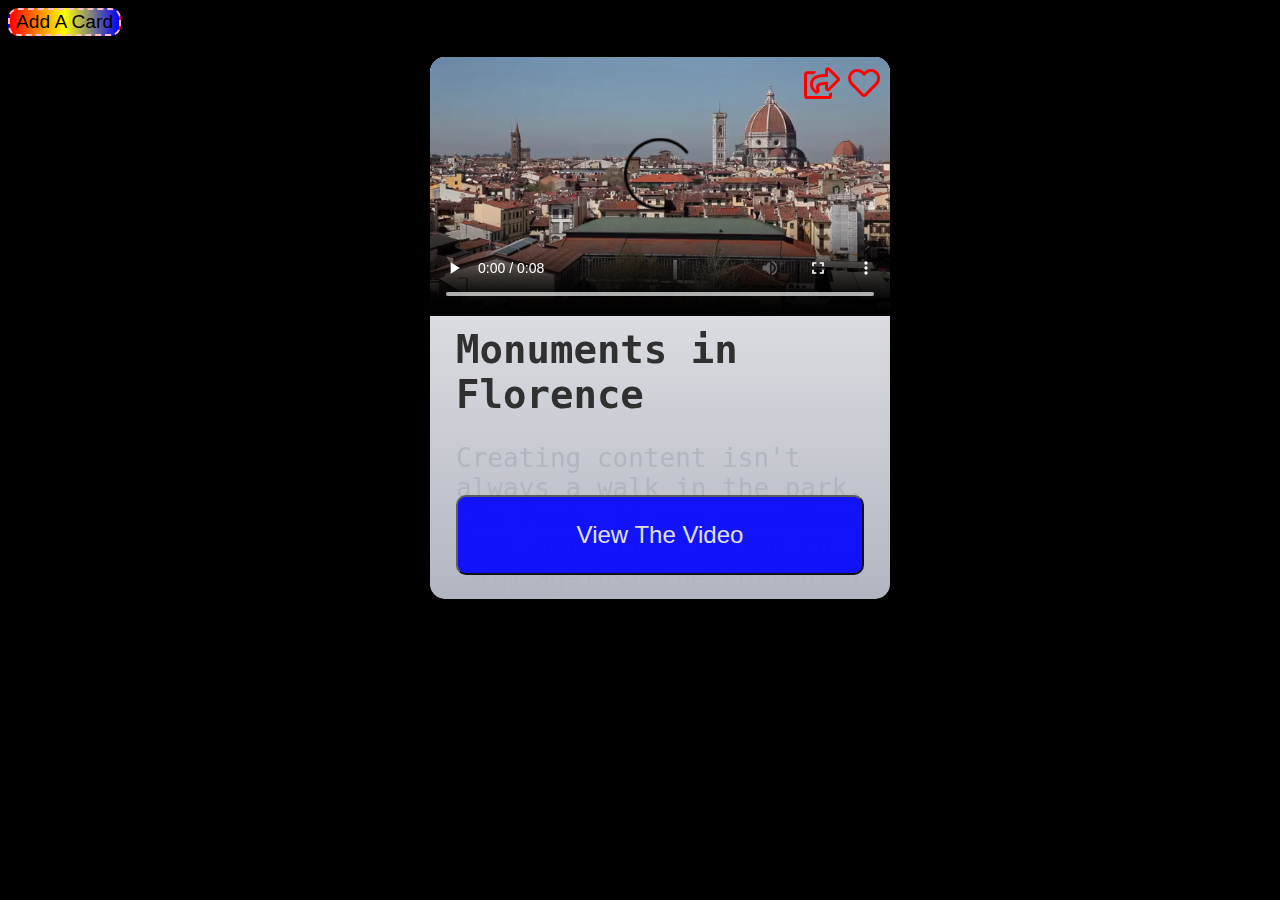
<file: Morecards(1)/Morecards/index.html>
<!DOCTYPE html>
<html>
	<head>
		<link
			rel="stylesheet"
			href="https://cdnjs.cloudflare.com/ajax/libs/font-awesome/5.15.1/css/all.min.css"
		/>
		<link rel="stylesheet" type="text/css" href="./css/index.css" />
		<title>Card</title>
	</head>

	<body>
		<section>
			<button class="button button-utility">Add A Card</button>
		</section>
		<section>
			<ul class="container" id="card-list">
				<li class="card">
					<div class="card__upper">
						<video class="card__upper-video" controls>
							<source src="./assets/video_florence.mp4" type="video/mp4" />
						</video>
						<i class="far fa-heart fa-2x card__upper-heart"></i>
						<i class="far fa-share-square fa-2x card__upper-share"></i>
					</div>
					<div class="card__lower">
						<h1 class="card__lower-header">Monuments in Florence</h1>
						<p class="card__lower-body">
							Creating content isn't always a walk in the park. (In fact, it can
							sometimes feel more like trying to swim against the current.)
							While other parts of business and marketing are becoming
							increasingly automated, content creation is still a very manual
							job. That being said, there are plenty of tools out there to make
							creating content
						</p>
						<button class="button button-playpause card__lower-button">
							View The Video
						</button>
					</div>
				</li>
			</ul>
		</section>
	</body>
	<script src="./js/Addcards.js"></script>
	<script src="./js/onClicks.js"></script>
</html>
</file>
<file: cardstyle.css>
@import url('https://fonts.googleapis.com/css2?family=Roboto:wght@100&display=swap');



body {
    background-color: lightgray;
    font-family: 'Roboto', sans-serif;
    /* margin: 0;
    padding: 0; */
}



.first-card {
    width: 500px;
    height: 600px;
    margin: auto;
    /* background-color: black; */
    background-image: url(./ImageSource/bg-6.png);  
    background-repeat: no-repeat;  
    background-size: cover;

    border-radius: 15px;
    position: relative;
}

.content__heart {
    
    position: absolute;
    top: 20px;
    right: 15px;


}

.content__introduce {

    position: absolute;
    width: 450px;
    height: 230px;
    background-color: white;
    border-radius: 15px;
    top: 400px;
    left: 25px;



}

.introduce__review {

    width: 300px;

    display: flex;
    flex-direction: row;
    align-items: center;

}

.content__star {
    width: 125px;
    padding: 15px;

}


p {

	font-family: 'Open Sans', sans-serif;
}

.introduce__title {

    font-size: 22px;
    font-weight: lighter;
	color: black;
	margin-left: 20px;
	margin-top: 1px;
	margin-bottom: 0;

}

.introduce__address {

    font-size: 22px;
	color: lightgrey;
	margin-left: 20px;
	margin-top: 1px;
	margin-bottom: 0;
}
.content__arror {
    position: absolute;
    bottom: 10px;
    right: 10px;

}
.blue__arrow {
    width: 50px;
    height: 50px;
}
</file>
<file: project-one-master/style.css>
* {
  font-family: 'Roboto', sans-serif;
  box-sizing: border-box;
}

body {
  margin: 0;
}

a {
  text-decoration: none;
  color: #377e9a;
}

.container {
  max-width: 1000px;
  margin: auto;
  min-height: 100vh;
  display: flex;
  flex-direction: column;
}

.main {
  background-color: #f5f5f5;
  background-image: url(./assets/main_bg.png);
  background-size: cover;
  background-repeat: no-repeat;
}

.nav {
  padding: 15px 0;
  display: flex;
  align-items: center;
}

.nav__left {
  flex: 1;
}

.logo {
  font-size: 1.5rem;
  font-weight: 500;
}

.logo__highlight {
  color: #377e9a;
}

.navbar {
  display: flex;
}

.navbar__item {
  padding: 16px;
  text-decoration: none;
  color: #49515d;
  font-size: 15px;
  opacity: 0.6;
  display: block;
  transition: opacity 0.3s ease-in-out;
}

.navbar__item::after {
  content: "";  
  width: 0;
  border-bottom: 3px solid #377e9a;
  margin: auto;
  margin-top: 4px;
  display: block;
  transition: width 0.3s ease-in-out;
}

.navbar__item--active,
.navbar__item:hover {
  opacity: 1;
}

.navbar__item--active::after,
.navbar__item:hover::after {
  width: 24px;
}

.navbar__item:last-of-type {
  padding-right: 0;
}

.pages {
  padding: 15px 0;
  position: relative;
  flex: 1;
}

.page {
  display: none;
  position: absolute;
  top: 0;
  left: 0;
  right: 0;
  visibility: hidden;
  opacity: 0;
  border-radius: 16px;
  background: white;
  transition: visibility 0.3s, opacity 0.3s ease-in-out;
  box-shadow: 0px 15px 25px 0px rgba(0,0,0,0.1);
}

.page--active {
  display: block;
  position: relative;
  visibility: visible;
  opacity: 1;
}

.page__header {
  padding: 32px 64px;
  background-color: #377e9a;
  color: white;
  background-image: url(./assets/main_bg.png);
  background-size: cover;
  background-repeat: no-repeat;
  border-top-left-radius: 16px;
  border-top-right-radius: 16px;
}

.page__title {
  margin: 0;
  text-align: center;
  font-size: 44px;
}

.page__content {
  padding: 32px 64px;
  background-color: white;
  border-bottom-left-radius: 16px;
  border-bottom-right-radius: 16px;
}

.homepage__header {
  display: flex;
  padding-bottom: 0;
  align-items: center;
}

.homepage__title {
  flex: 1;
  display: flex;
  flex-direction: column;
  align-items: center;
}

.homepage__avatar {
  border-radius: 4px;
  width: 250px;
  height: 250px;
  margin: 24px 0 -24px;
  border: 3px solid white;
  box-shadow: 0px 3px 8px 0px rgba(0,0,0,0.1);
  transition-property: transform, box-shadow;
  transition-duration: 0.3s;
  transition-timing-function: ease-in-out;
}

.homepage__avatar:hover {
  transform: translateY(-8px);
  box-shadow: 0 18px 24px rgba(0, 0, 0, 0.15);
}

.homepage__name {
  margin: 0;  
  font-size: 3rem;
  font-weight: 500;
}

.homepage__position {
  font-size: 1.25rem;
  margin-top: 8px;
}

.homepage__socialMedias {
  margin-top: 16px;
  display: flex;
  justify-content: center;
}

.homepage__socialMediaItem {
  display: flex;
  align-items: center;
  justify-content: center;
  box-sizing: content-box;
  width: 16px;
  height: 16px;
  margin: 0 4px;
  color: rgba(0, 0, 0, 0.5);
  background-color: white;
  padding: 8px;
  border-radius: 100%;
}

.homepage__content {
  padding-top: 56px;
}

.homepage__content,
.resumePage__sub {
  display: flex;
  justify-content: space-between;
}

.homepage__content > div,
.resumePage__sub > div {
  flex-basis: calc(50% - 32px);
}

.homepage__aboutMeHeader {
  margin-top: 0;
  font-size: 1.5rem;
  font-weight: bold;
}

.homepage__aboutMeHeaderHighlight {
  color: #377e9a;
}

.homepage__aboutMeContent {
  line-height: 1.75;
}

.homepage__contact {
  border: 0;
}

.homepage__contact td {
  padding: 4px 0;
}

.homepage__contact td:first-of-type {
  padding-right: 42px;
}

.homepage__contact td:last-of-type {
  color: #9e9e9e;
}

.footer {
  color: rgba(0, 0, 0, 0.5);
  text-align: center;
  margin: 8px 0;
}

.resumeSub__title {
  margin-top: 0;
}

.timelines {
  border-left: 2px solid #dadada;
  padding: 8px 0 8px 48px;
}

.timelines > div {
  margin-top: 16px;
  margin-bottom: 16px;
}

.timeline {
  position: relative;
  padding: 16px 20px;
  border-radius: 4px;
  box-shadow: 0px 3px 8px 0px rgba(0,0,0,0.1);
  border-left: 2px solid #377e98;
  margin-left: -5px;
}

.timeline::before {
  content: "";
  width: 48px;
  border-bottom: 2px solid #377e98;
  position: absolute;
  left: -48px;
  top: 8px;
}

.timeline::after {
  content: "";
  position: absolute;
  left: -52px;
  width: 10px;
  height: 10px;
  border-radius: 100%;
  border: 2px solid #377e98;
  top: 2px;
  background: white;
}

.experience__title {
  margin: 0 0 8px;
}

.experience__meta {
  font-size: 0.8rem;
  margin-bottom: 8px;
}

.experience__year {
  color: #377e98;
}

.experience__divider {
  border-right: 1px solid #dadada;
}

.experience__company {
  color: #49515d;
}

.experience__description {
  line-height: 1.75;
}

.resumePage__sub + .resumePage__sub {
  margin-top: 32px;
}

.resumeSub__titleHighlight {
  color: #377e98;
}

.skill {
  margin: 16px 0;
}

.skill__title {
  margin: 0 0 8px;
  font-size: 0.8rem;
}

.skill__level {
  position: relative;
  height: 16px;
  background-color: rgba(0,0,0,0.1);
}

.skill__level:after {
  content: "";
  position: absolute;
  left: 0;
  top: 0;
  bottom: 0;
  background-color: #377e98;
}

.skill__level--webDesign:after {
  width: 80%;
}

.skill__level--graphicDesign:after {
  width: 70%;
}

.skill__level--printDesign:after {
  width: 75%;
}

.skill__level--htmlDesign:after {
  width: 90%;
}

.skill__level--cssDesign:after {
  width: 85%;
}

.skill__level--jsDesign:after {
  width: 70%;
}

.services__titleHightLight {
  color: #377e9a;
}

.services {
  display: flex;
  justify-content: space-around;
  margin: 48px 0;
}

.serviceItem {
  width: calc(100%/3);
  margin: 0 32px;
  display: flex;
  align-items: center;
  flex-direction: column;
}

.serviceItem__imageContainer {
  width: 125px;
  height: 125px;
  display: flex;
  align-items: center;
  justify-content: center;
  background-color: rgba(0, 0, 0, 0.03);
  border-radius: 100%;
}

.serviceItem__image {
  width:55px;
}

.serviceItem__name {
  font-size: 18px;
}

.serviceItem__description {
  text-align: center;
  line-height: 1.5;
  font-size: 14px;
  color: rgba(0, 0, 0, 0.5);
}

.clients {
  display: flex;
  justify-content: space-around;
  align-items: center;
}

.clientItem {
  width: 150px;
}

.blogs {
  display: flex;
  justify-content: space-between;
  flex-wrap: wrap;
}

.blog {
  width: calc(100%/2 - 16px);
  margin: 16px 0;
}

.blog__image {
  border-radius: 16px;
  width: 100%;
  height: 100%;
}
</file>
<file: secondAssignment/css/style.css>
* {
  margin: 0;
  padding: 0;
}

body {
  background-color: #f6f6f6;
  font-family: arial serif;
  margin-bottom: 100px;
}

#cards {
  display: flex;
  justify-content: center;
}

#card-container {
  max-width: 1920px;
  display: inline-flex;
  flex-wrap: wrap;
  margin: auto;
}
#card-container .card {
  width: 340px;
  height: 240px;
  margin: 10px;
  border-radius: 10px;
  background-color: white;
  position: relative;
  overflow: hidden;
}

/*# sourceMappingURL=style.css.map */
</file>
<file: test/style.css>
.card {
  background-color: lightblue;
  height: 200px;
  position: relative;
  margin: 100px;
}
.card__city {
  position: absolute;
  top: 1em;
  right: 1em;
}
.card__city:hover {
  background: #ffffff;
}

/*# sourceMappingURL=style.css.map */
</file>
<file: 02-sass-Chaokai Lai(3)/02-sass/css/style.css>
* {
  margin: 0;
  padding: 0;
}

body {
  background-color: #f6f6f6;
  font-family: Arial, serif;
  margin-bottom: 100px;
}

#cards {
  display: flex;
  justify-content: center;
}

#card-container {
  max-width: 1920px;
  display: inline-flex;
  flex-wrap: wrap;
  margin: auto;
}
#card-container .card {
  width: 340px;
  height: 240px;
  margin: 20px;
  border-radius: 10px;
  background-color: white;
  position: relative;
  overflow: hidden;
  box-shadow: rgba(0, 0, 0, 0.1) 0 10px 10px;
}
#card-container .card--height-short {
  height: 260px;
}
#card-container .card--height-high {
  height: 400px;
}
#card-container .card-7, #card-container .card-13 {
  width: 720px;
}
#card-container .card-1 .content__img {
  height: 190px;
  object-fit: cover;
}
#card-container .card-1 .content__text {
  display: flex;
  justify-content: space-between;
  align-items: center;
  position: relative;
}
#card-container .card-1 .icon-heart {
  width: 32px;
  height: 32px;
  fill: #cfcfcf;
  float: right;
}
#card-container .card-2 {
  background-image: url("../Card Design/couple-4852225_640.jpg");
}
#card-container .card-2 .icon-player {
  width: 50px;
  height: 50px;
  fill: #e7e7e7;
  position: absolute;
  left: 50%;
  top: 50%;
  transform: translateX(-50%) translateY(-50%);
}
#card-container .card-3 {
  background-image: url("../Card Design/fishing-boat-5736839_640.jpg");
}
#card-container .content__text p {
  padding-bottom: 5px;
}
#card-container span {
  color: #a0a0a0;
  font-size: 6px;
  margin: 0 10px;
}
#card-container .card-4 {
  display: flex;
  justify-content: center;
  align-items: center;
}
#card-container .card-4 .content {
  width: 90%;
  height: 90%;
  display: flex;
  flex-direction: column;
  justify-content: center;
  align-items: center;
  border: #d6d6d6 dashed 3px;
  border-radius: 10px;
}
#card-container .card-4 .icon-upload {
  width: 40px;
  height: 40px;
  transform: scaleY(1.1);
  fill: #454545;
}
#card-container .card-4 h2 {
  padding-top: 30px;
  margin: 0;
  font-weight: normal;
  font-size: 18px;
  line-height: 10px;
  color: #454545;
}
#card-container .card-4 p {
  font-size: 14px;
  line-height: 30px;
}
#card-container .card-4 a {
  text-decoration: none;
}
#card-container .card-5 {
  display: flex;
  justify-content: space-between;
  box-shadow: none;
  background-color: #f6f6f6;
  overflow: visible;
}
#card-container .card-5 .card-5__item {
  background-color: #606060;
  width: 150px;
  height: 100%;
  border-radius: 10px;
  display: flex;
  justify-content: center;
  align-items: center;
  flex-direction: column;
  text-align: center;
  position: relative;
  overflow: hidden;
  box-shadow: rgba(0, 0, 0, 0.2) 0 10px 10px;
}
#card-container .card-5 .card-5__item h2 {
  color: white;
  font-weight: normal;
  margin: 6px 0;
  padding-top: 10px;
  font-size: 20px;
  letter-spacing: 2px;
}
#card-container .card-5 .card-5__item p {
  color: #cacaca;
  margin: 0;
  font-size: 13px;
}
#card-container .card-5 .card-5__item:nth-of-type(1) {
  background-image: url("../Card Design/bg-6.png");
}
#card-container .card-5 .card-5__item:nth-of-type(1) button {
  width: 100%;
}
#card-container .card-5 .card-5__item:nth-of-type(2) {
  background-image: url("../Card Design/bg-1.png");
}
#card-container .card-5 .card-5__item:nth-of-type(2) button {
  width: 85%;
  border-radius: 10px;
  bottom: 10px;
}
#card-container .card-5 .card-5__item .icon-line {
  width: 20px;
  transform: scaleX(2) scaleY(1.5);
  height: 20px;
}
#card-container .card-6 button {
  z-index: 1;
  width: 132px;
  bottom: 30px;
  font-size: 15px;
  line-height: 40px;
  border-radius: 20px;
  left: 50%;
  transform: translateX(-50%);
}
#card-container .card-6 .mask {
  height: 120px;
}
#card-container .card-6 h2 {
  padding: 15px 0;
  font-size: 25px;
}
#card-container .card-6 p {
  height: 120px;
  overflow: hidden;
  font-size: 15px;
  line-height: 24px;
}
#card-container .card-7 {
  background-image: url("../Card Design/florence-1289364_1280.jpg");
  background-size: cover;
}
#card-container .card-7 .tag--align-right {
  top: 40px;
  right: 40px;
}
#card-container .card-7 button {
  z-index: 1;
  width: 132px;
  font-size: 15px;
  line-height: 40px;
  border-radius: 20px;
  bottom: 40px;
  right: 40px;
}
#card-container .card-7 .text-bg {
  position: absolute;
  font-size: 240px;
  color: white;
  left: -120px;
  opacity: 0.2;
  top: 170px;
}
#card-container .card-7 .content__text {
  padding: 0 40px;
  position: absolute;
  width: 100%;
  border-left: #36E3AD solid 5px;
  bottom: 50px;
}
#card-container .card-7 h2 {
  margin: 0;
  font-size: 40px;
  color: white;
}
#card-container .card-7 h3 {
  margin: 0;
  color: #36E3AD;
  font-size: 16px;
  font-weight: normal;
}
#card-container .card-8 {
  display: flex;
  box-shadow: none;
  flex-direction: column;
  background-color: #f6f6f6;
  overflow: visible;
}
#card-container .card-8 .card-8__two-icons {
  display: flex;
  justify-content: space-between;
}
#card-container .card-8 .card-8__two-icons .card-8__two-icons__1 {
  background-color: #006EFE;
}
#card-container .card-8 .card-8__two-icons .card-8__two-icons__2 {
  background-image: linear-gradient(45deg, #840DFC, #4E09C0);
}
#card-container .card-8 .card-8__two-icons .card-8__two-icons__1, #card-container .card-8 .card-8__two-icons .card-8__two-icons__2 {
  display: flex;
  flex-direction: column;
  justify-content: center;
  align-items: center;
  border-radius: 10px;
  width: 150px;
  height: 116px;
  box-shadow: rgba(0, 0, 0, 0.1) 0 10px 10px;
}
#card-container .card-8 .card-8__two-icons .card-8__two-icons__1 h2, #card-container .card-8 .card-8__two-icons .card-8__two-icons__2 h2 {
  margin: 0;
  color: white;
  font-weight: normal;
  padding-top: 12px;
  font-size: 18px;
}
#card-container .card-8 .card-8__card {
  margin-top: 40px;
  height: 244px;
  border-radius: 10px;
  overflow: hidden;
  box-shadow: rgba(0, 0, 0, 0.1) 0 10px 10px;
  background-image: url("../Card Design/bg-4.png");
  position: relative;
}
#card-container .card-8 .card-8__card .content__text {
  padding: 30px;
  position: absolute;
  bottom: 0;
}
#card-container .card-8 .card-8__card h2 {
  color: white;
  font-weight: normal;
  padding-bottom: 3px;
  font-size: 25px;
}
#card-container .card-8 .card-8__card p {
  color: #eaeaea;
}
#card-container .card-9 {
  display: flex;
  box-shadow: none;
  overflow: visible;
  flex-direction: column;
  background-color: #f6f6f6;
}
#card-container .card-9 .card-9__banner {
  background-image: linear-gradient(90deg, #FF770E, #DD7805);
  height: 116px;
  color: white;
  display: flex;
  justify-content: center;
  align-items: center;
  flex-direction: column;
  text-align: center;
  border-radius: 10px;
  box-shadow: rgba(0, 0, 0, 0.1) 0 10px 10px;
}
#card-container .card-9 .card-9__banner h3 {
  font-weight: 100;
  font-size: 10px;
  letter-spacing: 2px;
  position: absolute;
  top: 15px;
  opacity: 0.8;
}
#card-container .card-9 .card-9__banner h2 {
  font-weight: 100;
  font-size: 20px;
  letter-spacing: 2px;
}
#card-container .card-9 .card-9__banner .text-bg {
  font-size: 220px;
  position: absolute;
  opacity: 0.1;
  margin: 0;
}
#card-container .card-9 .card-9__banner .text-bg:nth-of-type(2) {
  top: -40px;
}
#card-container .card-9 .card-9__banner svg {
  position: absolute;
  width: 50px;
  height: 50px;
  top: 55px;
  transform: scaleX(2.5);
}
#card-container .card-9 .card-9__card {
  margin-top: 40px;
  height: 244px;
  border-radius: 10px;
  overflow: hidden;
  box-shadow: rgba(0, 0, 0, 0.1) 0 10px 10px;
  background-image: url("../Card Design/bg-5.png");
  position: relative;
}
#card-container .card-9 .card-9__card .tag {
  width: 90px;
}
#card-container .card-9 .card-9__card .content__text {
  padding: 30px;
  position: absolute;
  bottom: 0;
}
#card-container .card-9 .card-9__card h2 {
  color: white;
  font-weight: normal;
  padding-bottom: 3px;
  font-size: 25px;
}
#card-container .card-9 .card-9__card p {
  color: #eaeaea;
}
#card-container .card-9 .card-9__card a {
  color: #eaeaea;
  text-decoration: none;
}
#card-container .card-9 .card-9__card .icon-arrow {
  fill: #eaeaea;
  padding-top: 24px;
}
#card-container .card-10 .img-container {
  height: 200px;
  position: relative;
}
#card-container .card-10 .img--bg {
  width: 100%;
  background-repeat: no-repeat;
  background-image: url("../Card Design/firenze-1785825_640.jpg");
  height: inherit;
}
#card-container .card-10 .mask--color-blue {
  opacity: 0.5;
  height: inherit;
  background-image: linear-gradient(60deg, #00e0fe, #4A4AFF);
}
#card-container .card-10 .icon-container {
  position: absolute;
  top: 0;
}
#card-container .card-10 .icon-container .icon {
  fill: white;
  margin: 20px 20px 0 0;
}
#card-container .card-10 .icon-container .icon-container--center {
  width: 100%;
  height: 100%;
  display: flex;
  justify-content: center;
  align-items: center;
}
#card-container .card-10 .icon-container .icon-container--right {
  width: 100%;
  position: absolute;
  display: flex;
  justify-content: flex-end;
}
#card-container .card-10 .icon-container .icon-player {
  width: 60px;
  height: 60px;
  fill: white;
}
#card-container .card-10 .content__text {
  padding: 20px;
}
#card-container .card-10 .content__text h2 {
  font-size: 25px;
  padding-bottom: 10px;
}
#card-container .card-10 .content__text p {
  font-size: 14px;
}
#card-container .card-10 button {
  font-size: 16px;
  width: 90%;
  left: 50%;
  line-height: 46px;
  transform: translateX(-50%);
  border-radius: 10px;
  bottom: 15px;
}
#card-container .card-11 {
  background-image: url("../Card Design/bg-1.png");
  background-size: 110%;
}
#card-container .card-11 .container--border-bottom {
  border-bottom: red solid 5px;
}
#card-container .card-11 .tag {
  display: inline-block;
  line-height: 20px;
  width: 44px;
  margin-left: 20px;
  color: white;
}
#card-container .card-11 .content__text {
  position: absolute;
  bottom: 0;
  padding: 30px;
}
#card-container .card-11 .content__text .h2-container {
  display: flex;
}
#card-container .card-11 .content__text .h2-container h2 {
  color: white;
  font-size: 25px;
}
#card-container .card-11 .content__text p {
  color: #c8c8c8;
}
#card-container .card-12 {
  background-image: url("../Card Design/bg-6.png");
  overflow: visible;
}
#card-container .card-12 .card-12__float-card {
  background-color: white;
  position: absolute;
  width: 90%;
  height: 140px;
  border-radius: 10px;
  left: 50%;
  transform: translateX(-50%);
  bottom: -22px;
  box-shadow: rgba(0, 0, 0, 0.05) 0 10px 10px;
}
#card-container .card-12 .content__text {
  padding: 15px 20px;
}
#card-container .card-12 .content__text span {
  color: #a0a0a0;
  font-size: 6px;
  margin: 0 10px;
}
#card-container .card-12 .content__text h2 {
  color: black;
  padding: 6px 0 2px 0;
}
#card-container .card-12 .content__text h3 {
  color: #a0a0a0;
  margin: 0;
  font-weight: 100;
  font-size: 14px;
}
#card-container .card-12 .content__text p {
  position: absolute;
  bottom: 20px;
  font-weight: normal;
  color: black;
  font-size: 20px;
}
#card-container .card-12 .content__text .icon-right-arrow {
  float: right;
  cursor: pointer;
}
#card-container .card-13 {
  display: flex;
}
#card-container .card-13 .img--bg {
  width: 30%;
  height: 100%;
  background-image: url("../Card Design/firenze-1785825_640.jpg");
  background-size: cover;
}
#card-container .card-13 .mask {
  width: inherit;
}
#card-container .card-13 .content__text {
  width: 70%;
  height: 100%;
  box-sizing: border-box;
}
#card-container .card-13 .content__text .text-container {
  width: 90%;
  height: 100%;
  padding: 80px 30px;
}
#card-container .card-13 .content__text .text-container h2 {
  padding: 12px 0;
}
#card-container .card-13 .content__text .text-container h3 {
  font-weight: normal;
  color: #3ce2ac;
  margin: 0;
}
#card-container .card-13 .content__text .text-container p {
  color: #8c8c8c;
  line-height: 20px;
  padding-bottom: 20px;
}
#card-container .card-13 .content__text .text-container a {
  color: #0374ff;
  text-decoration: none;
  line-height: 20px;
}
#card-container .card-13 .content__text .text-container svg {
  fill: #0374ff;
  margin-left: 6px;
}

.tag {
  width: 60px;
  height: 20px;
  font-size: 13px;
  text-transform: uppercase;
  background-color: aqua;
  border-radius: 3px;
  text-align: center;
  display: flex;
  justify-content: center;
  align-items: center;
  color: white;
  letter-spacing: 1px;
}

.tag--align-right {
  position: absolute;
  top: 30px;
  right: 20px;
}

.tag--align-left {
  position: absolute;
  top: 30px;
  left: 30px;
}

.tag--theme-blue {
  background-color: #368BE3;
}

.tag--theme-red {
  background-color: #E33C36;
}

.tag--theme-white {
  color: black;
  background-color: white;
}

.tag--shape-round {
  border-radius: 30px;
}

.icon--align-right {
  position: absolute;
  right: 30px;
  top: 30px;
}

.content__img {
  width: 100%;
}

.img--bg {
  background-position: center;
  background-repeat: no-repeat;
  background-size: cover;
}

.mask {
  width: 100%;
  height: 100%;
  position: absolute;
  z-index: 1;
}

.no-mask {
  width: 100%;
  height: 100%;
  position: absolute;
  z-index: 2;
}

.mask--color-white {
  background-image: linear-gradient(0deg, rgba(255, 255, 255, 0.9), rgba(255, 255, 255, 0.6), rgba(255, 255, 255, 0.3));
}

.mask--color-black {
  background-image: linear-gradient(0deg, rgba(0, 0, 0, 0.7), rgba(0, 0, 0, 0.3), rgba(0, 0, 0, 0.2));
}

.mask--color-blue {
  background-image: linear-gradient(90deg, #1b1b6d, #001c41);
  opacity: 0.4;
}

.content__text {
  padding: 10px 20px;
}
.content__text h2 {
  font-weight: normal;
  color: #000000;
  font-size: 18px;
  padding-bottom: 4px;
}
.content__text p {
  font-size: 13px;
  color: #606060;
}

.content__text--color-white h2 {
  color: white;
}
.content__text--color-white p {
  color: white;
}

.content__text--size-big h2 {
  font-size: 25px;
}
.content__text--size-big p {
  font-size: 15px;
}

.content__text--position-bottom {
  padding: 20px;
  position: absolute;
  bottom: 10px;
}

.icon-more {
  width: 30px;
  height: 30px;
  position: absolute;
}

.icon-more--position-bottom {
  bottom: 20px;
  right: 30px;
}

.icon-more--position-top {
  top: 30px;
  right: 20px;
  transform: rotate(90deg);
}

.icon--click-clickable {
  cursor: pointer;
}

.container--border-bottom {
  box-sizing: border-box;
  border-bottom: #3434ff solid 6px;
  padding-bottom: 20px;
  width: 100%;
  height: 100%;
}

button {
  position: absolute;
  bottom: 0;
  border: none;
  line-height: 30px;
  color: white;
  font-size: 10px;
  background-image: linear-gradient(90deg, #4A4AFF, #006EFE);
  cursor: pointer;
}

@media screen and (max-width: 1900px) {
  #card-container {
    width: 1520px;
  }
  #card-container .card-5 {
    height: 400px;
  }
}
@media screen and (max-width: 1560px) {
  #card-container {
    width: 1140px;
  }
  #card-container .card-4 {
    height: 400px;
  }
}
@media screen and (max-width: 1180px) {
  #card-container {
    width: 760px;
  }
  #card-container .card-3 {
    height: 400px;
  }
  #card-container .card-12 {
    order: 13;
  }
}

/*# sourceMappingURL=style.css.map */
</file>
<file: Morecards(1)/Morecards/css/index.css>
* {
  margin-block-end: 0;
  box-sizing: border-box;
}

body {
  background-color: #000;
  font-family: monospace;
}

.button:hover {
  cursor: pointer;
}
.button-utility {
  font-size: 1.2em;
  border-radius: 10px;
  background-image: linear-gradient(to right, red, yellow, blue);
  border: 2px dashed pink;
}

.container {
  display: flex;
  flex-wrap: wrap;
  justify-content: center;
}
.container > li:nth-child(6n+1) .card__upper-heart {
  color: red;
}
.container > li:nth-last-child(6n+1) .card__upper-share {
  color: red;
}
.container > .card:nth-child(2n+1) {
  width: 460px;
  height: 541.6px;
}
.container > .card:nth-child(2n+2) {
  width: 368px;
  height: 433.28px;
}
.container > li:nth-last-child(6n+2) .card__upper-share {
  color: orange;
}
.container > .card:nth-child(2n+1) {
  width: 460px;
  height: 541.6px;
}
.container > .card:nth-child(2n+2) {
  width: 368px;
  height: 433.28px;
}
.container > li:nth-last-child(6n+3) .card__upper-share {
  color: yellow;
}
.container > .card:nth-child(2n+1) {
  width: 460px;
  height: 541.6px;
}
.container > .card:nth-child(2n+2) {
  width: 368px;
  height: 433.28px;
}
.container > li:nth-last-child(6n+4) .card__upper-share {
  color: green;
}
.container > .card:nth-child(2n+1) {
  width: 460px;
  height: 541.6px;
}
.container > .card:nth-child(2n+2) {
  width: 368px;
  height: 433.28px;
}
.container > li:nth-last-child(6n+5) .card__upper-share {
  color: blue;
}
.container > .card:nth-child(2n+1) {
  width: 460px;
  height: 541.6px;
}
.container > .card:nth-child(2n+2) {
  width: 368px;
  height: 433.28px;
}
.container > li:nth-last-child(6n+6) .card__upper-share {
  color: purple;
}
.container > .card:nth-child(2n+1) {
  width: 460px;
  height: 541.6px;
}
.container > .card:nth-child(2n+2) {
  width: 368px;
  height: 433.28px;
}
.container > li:nth-child(6n+2) .card__upper-heart {
  color: orange;
}
.container > li:nth-last-child(6n+1) .card__upper-share {
  color: red;
}
.container > .card:nth-child(2n+1) {
  width: 460px;
  height: 541.6px;
}
.container > .card:nth-child(2n+2) {
  width: 368px;
  height: 433.28px;
}
.container > li:nth-last-child(6n+2) .card__upper-share {
  color: orange;
}
.container > .card:nth-child(2n+1) {
  width: 460px;
  height: 541.6px;
}
.container > .card:nth-child(2n+2) {
  width: 368px;
  height: 433.28px;
}
.container > li:nth-last-child(6n+3) .card__upper-share {
  color: yellow;
}
.container > .card:nth-child(2n+1) {
  width: 460px;
  height: 541.6px;
}
.container > .card:nth-child(2n+2) {
  width: 368px;
  height: 433.28px;
}
.container > li:nth-last-child(6n+4) .card__upper-share {
  color: green;
}
.container > .card:nth-child(2n+1) {
  width: 460px;
  height: 541.6px;
}
.container > .card:nth-child(2n+2) {
  width: 368px;
  height: 433.28px;
}
.container > li:nth-last-child(6n+5) .card__upper-share {
  color: blue;
}
.container > .card:nth-child(2n+1) {
  width: 460px;
  height: 541.6px;
}
.container > .card:nth-child(2n+2) {
  width: 368px;
  height: 433.28px;
}
.container > li:nth-last-child(6n+6) .card__upper-share {
  color: purple;
}
.container > .card:nth-child(2n+1) {
  width: 460px;
  height: 541.6px;
}
.container > .card:nth-child(2n+2) {
  width: 368px;
  height: 433.28px;
}
.container > li:nth-child(6n+3) .card__upper-heart {
  color: yellow;
}
.container > li:nth-last-child(6n+1) .card__upper-share {
  color: red;
}
.container > .card:nth-child(2n+1) {
  width: 460px;
  height: 541.6px;
}
.container > .card:nth-child(2n+2) {
  width: 368px;
  height: 433.28px;
}
.container > li:nth-last-child(6n+2) .card__upper-share {
  color: orange;
}
.container > .card:nth-child(2n+1) {
  width: 460px;
  height: 541.6px;
}
.container > .card:nth-child(2n+2) {
  width: 368px;
  height: 433.28px;
}
.container > li:nth-last-child(6n+3) .card__upper-share {
  color: yellow;
}
.container > .card:nth-child(2n+1) {
  width: 460px;
  height: 541.6px;
}
.container > .card:nth-child(2n+2) {
  width: 368px;
  height: 433.28px;
}
.container > li:nth-last-child(6n+4) .card__upper-share {
  color: green;
}
.container > .card:nth-child(2n+1) {
  width: 460px;
  height: 541.6px;
}
.container > .card:nth-child(2n+2) {
  width: 368px;
  height: 433.28px;
}
.container > li:nth-last-child(6n+5) .card__upper-share {
  color: blue;
}
.container > .card:nth-child(2n+1) {
  width: 460px;
  height: 541.6px;
}
.container > .card:nth-child(2n+2) {
  width: 368px;
  height: 433.28px;
}
.container > li:nth-last-child(6n+6) .card__upper-share {
  color: purple;
}
.container > .card:nth-child(2n+1) {
  width: 460px;
  height: 541.6px;
}
.container > .card:nth-child(2n+2) {
  width: 368px;
  height: 433.28px;
}
.container > li:nth-child(6n+4) .card__upper-heart {
  color: green;
}
.container > li:nth-last-child(6n+1) .card__upper-share {
  color: red;
}
.container > .card:nth-child(2n+1) {
  width: 460px;
  height: 541.6px;
}
.container > .card:nth-child(2n+2) {
  width: 368px;
  height: 433.28px;
}
.container > li:nth-last-child(6n+2) .card__upper-share {
  color: orange;
}
.container > .card:nth-child(2n+1) {
  width: 460px;
  height: 541.6px;
}
.container > .card:nth-child(2n+2) {
  width: 368px;
  height: 433.28px;
}
.container > li:nth-last-child(6n+3) .card__upper-share {
  color: yellow;
}
.container > .card:nth-child(2n+1) {
  width: 460px;
  height: 541.6px;
}
.container > .card:nth-child(2n+2) {
  width: 368px;
  height: 433.28px;
}
.container > li:nth-last-child(6n+4) .card__upper-share {
  color: green;
}
.container > .card:nth-child(2n+1) {
  width: 460px;
  height: 541.6px;
}
.container > .card:nth-child(2n+2) {
  width: 368px;
  height: 433.28px;
}
.container > li:nth-last-child(6n+5) .card__upper-share {
  color: blue;
}
.container > .card:nth-child(2n+1) {
  width: 460px;
  height: 541.6px;
}
.container > .card:nth-child(2n+2) {
  width: 368px;
  height: 433.28px;
}
.container > li:nth-last-child(6n+6) .card__upper-share {
  color: purple;
}
.container > .card:nth-child(2n+1) {
  width: 460px;
  height: 541.6px;
}
.container > .card:nth-child(2n+2) {
  width: 368px;
  height: 433.28px;
}
.container > li:nth-child(6n+5) .card__upper-heart {
  color: blue;
}
.container > li:nth-last-child(6n+1) .card__upper-share {
  color: red;
}
.container > .card:nth-child(2n+1) {
  width: 460px;
  height: 541.6px;
}
.container > .card:nth-child(2n+2) {
  width: 368px;
  height: 433.28px;
}
.container > li:nth-last-child(6n+2) .card__upper-share {
  color: orange;
}
.container > .card:nth-child(2n+1) {
  width: 460px;
  height: 541.6px;
}
.container > .card:nth-child(2n+2) {
  width: 368px;
  height: 433.28px;
}
.container > li:nth-last-child(6n+3) .card__upper-share {
  color: yellow;
}
.container > .card:nth-child(2n+1) {
  width: 460px;
  height: 541.6px;
}
.container > .card:nth-child(2n+2) {
  width: 368px;
  height: 433.28px;
}
.container > li:nth-last-child(6n+4) .card__upper-share {
  color: green;
}
.container > .card:nth-child(2n+1) {
  width: 460px;
  height: 541.6px;
}
.container > .card:nth-child(2n+2) {
  width: 368px;
  height: 433.28px;
}
.container > li:nth-last-child(6n+5) .card__upper-share {
  color: blue;
}
.container > .card:nth-child(2n+1) {
  width: 460px;
  height: 541.6px;
}
.container > .card:nth-child(2n+2) {
  width: 368px;
  height: 433.28px;
}
.container > li:nth-last-child(6n+6) .card__upper-share {
  color: purple;
}
.container > .card:nth-child(2n+1) {
  width: 460px;
  height: 541.6px;
}
.container > .card:nth-child(2n+2) {
  width: 368px;
  height: 433.28px;
}
.container > li:nth-child(6n+6) .card__upper-heart {
  color: purple;
}
.container > li:nth-last-child(6n+1) .card__upper-share {
  color: red;
}
.container > .card:nth-child(2n+1) {
  width: 460px;
  height: 541.6px;
}
.container > .card:nth-child(2n+2) {
  width: 368px;
  height: 433.28px;
}
.container > li:nth-last-child(6n+2) .card__upper-share {
  color: orange;
}
.container > .card:nth-child(2n+1) {
  width: 460px;
  height: 541.6px;
}
.container > .card:nth-child(2n+2) {
  width: 368px;
  height: 433.28px;
}
.container > li:nth-last-child(6n+3) .card__upper-share {
  color: yellow;
}
.container > .card:nth-child(2n+1) {
  width: 460px;
  height: 541.6px;
}
.container > .card:nth-child(2n+2) {
  width: 368px;
  height: 433.28px;
}
.container > li:nth-last-child(6n+4) .card__upper-share {
  color: green;
}
.container > .card:nth-child(2n+1) {
  width: 460px;
  height: 541.6px;
}
.container > .card:nth-child(2n+2) {
  width: 368px;
  height: 433.28px;
}
.container > li:nth-last-child(6n+5) .card__upper-share {
  color: blue;
}
.container > .card:nth-child(2n+1) {
  width: 460px;
  height: 541.6px;
}
.container > .card:nth-child(2n+2) {
  width: 368px;
  height: 433.28px;
}
.container > li:nth-last-child(6n+6) .card__upper-share {
  color: purple;
}
.container > .card:nth-child(2n+1) {
  width: 460px;
  height: 541.6px;
}
.container > .card:nth-child(2n+2) {
  width: 368px;
  height: 433.28px;
}

.card {
  display: flex;
  flex-direction: column;
  align-content: center;
  margin: 0.5rem;
  background-color: #fff;
  border-radius: 15px;
  overflow: hidden;
  background-image: linear-gradient(to bottom, #fff, #b2b6c0);
}
.card__upper {
  position: relative;
  width: 100%;
  height: 45%;
}
.card__upper-video {
  position: relative;
  width: 100%;
  height: auto;
}
.card__upper-heart {
  display: block;
  position: absolute;
  top: 10px;
  right: 10px;
}
.card__upper-heart:hover {
  cursor: pointer;
}
.card__upper-share {
  display: block;
  position: absolute;
  top: 10px;
  right: 50px;
}
.card__upper-share:hover {
  cursor: pointer;
}
.card__lower {
  height: 55%;
  display: flex;
  flex-direction: column;
  margin: 0 2em;
  position: relative;
}
.card__lower-header {
  color: #303030;
  font-size: 3em;
}
.card__lower-body {
  color: #b2b6c0;
  font-size: 2em;
}
.card__lower-button {
  display: block;
  position: absolute;
  left: 0;
  right: 0;
  margin: auto;
  bottom: 1em;
  font-size: 1.5em;
  color: #e5e5e5;
  background-color: blue;
  opacity: 90%;
  padding: 1em;
  border-radius: 10px;
}

/*# sourceMappingURL=index.css.map */
</file>
